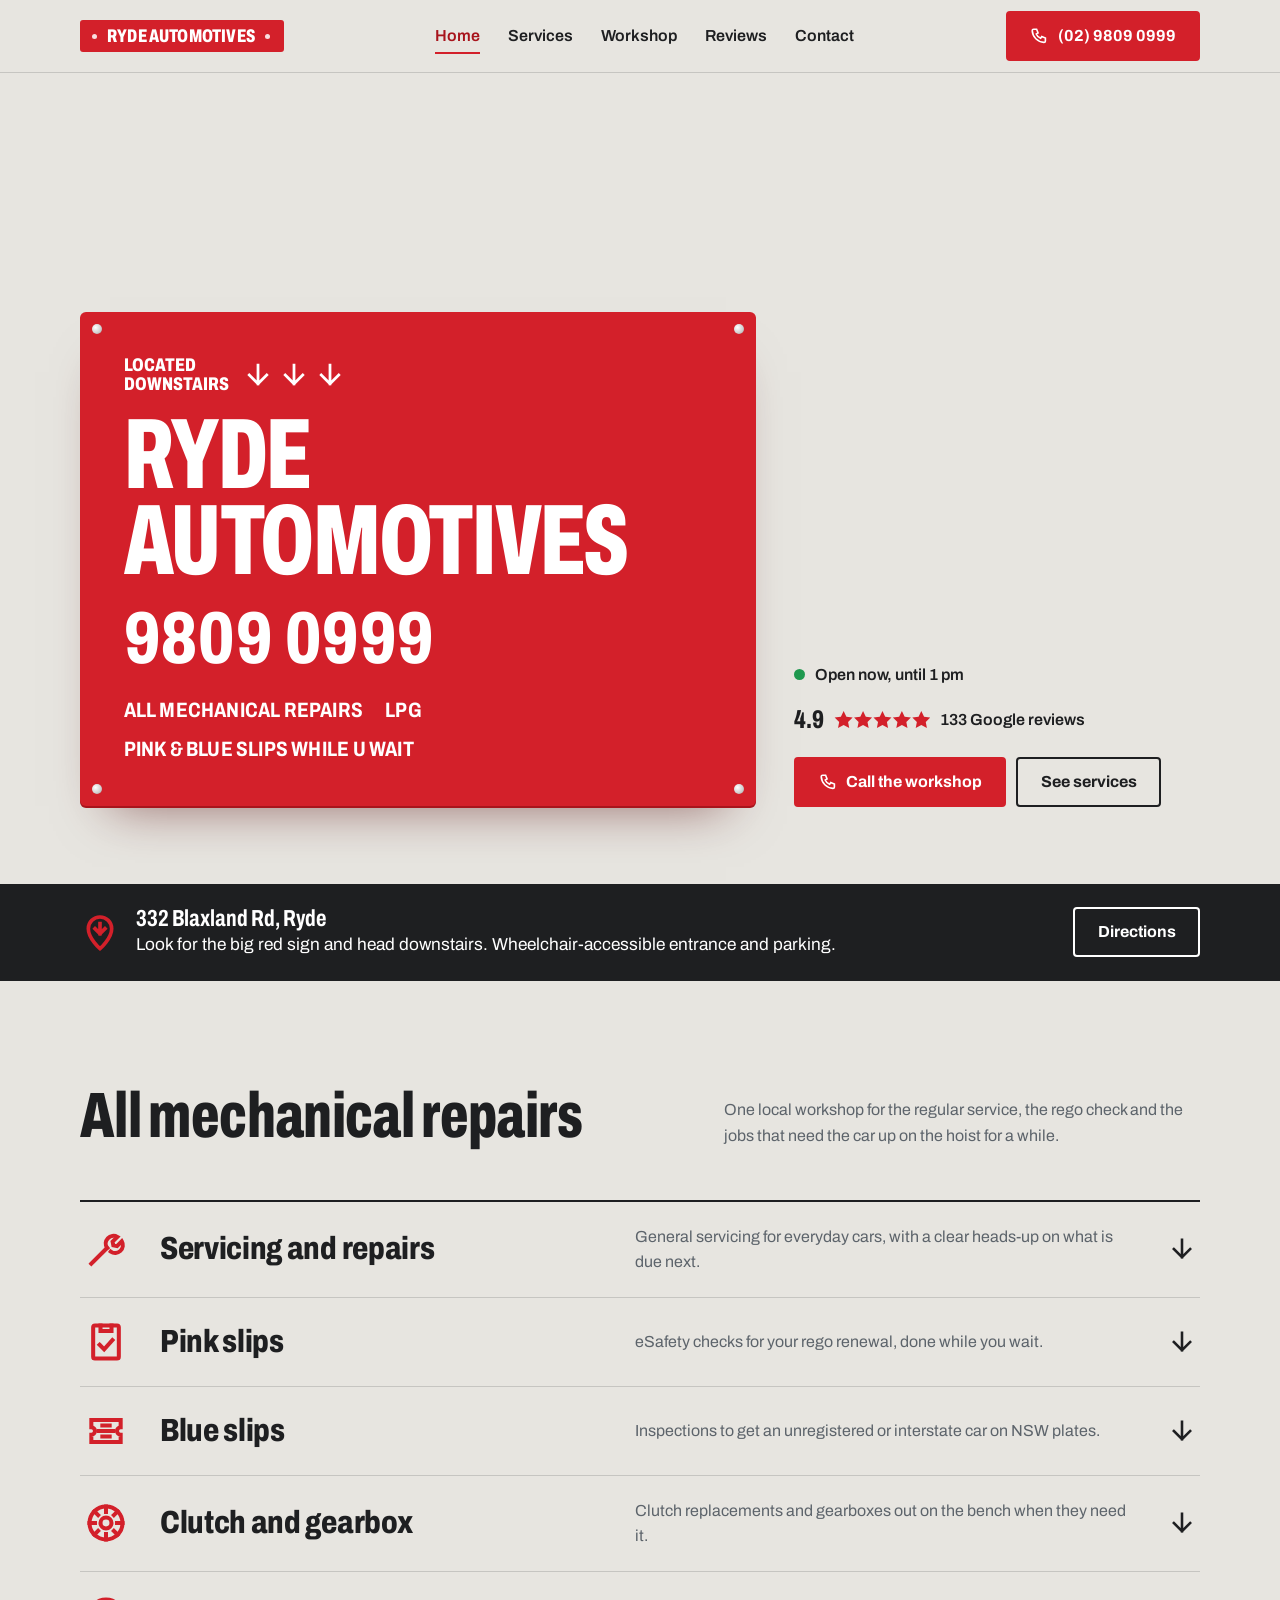
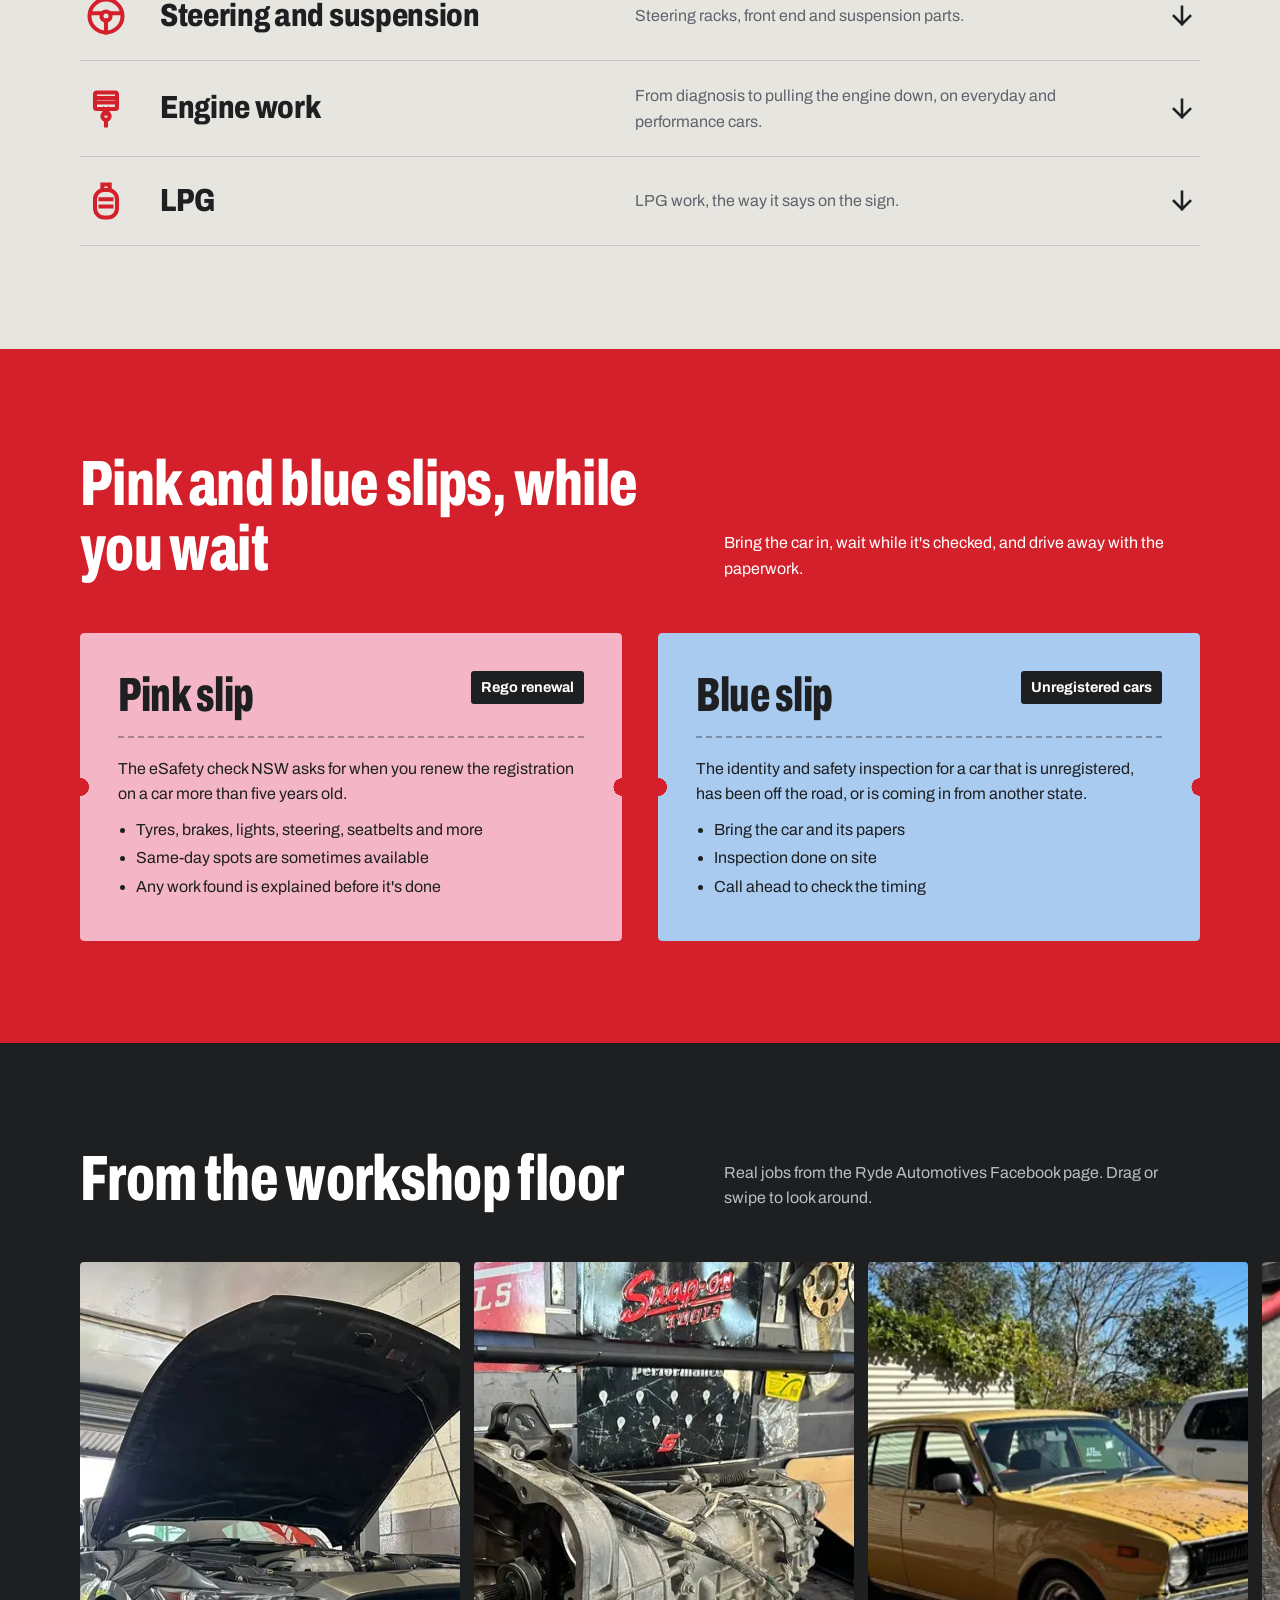
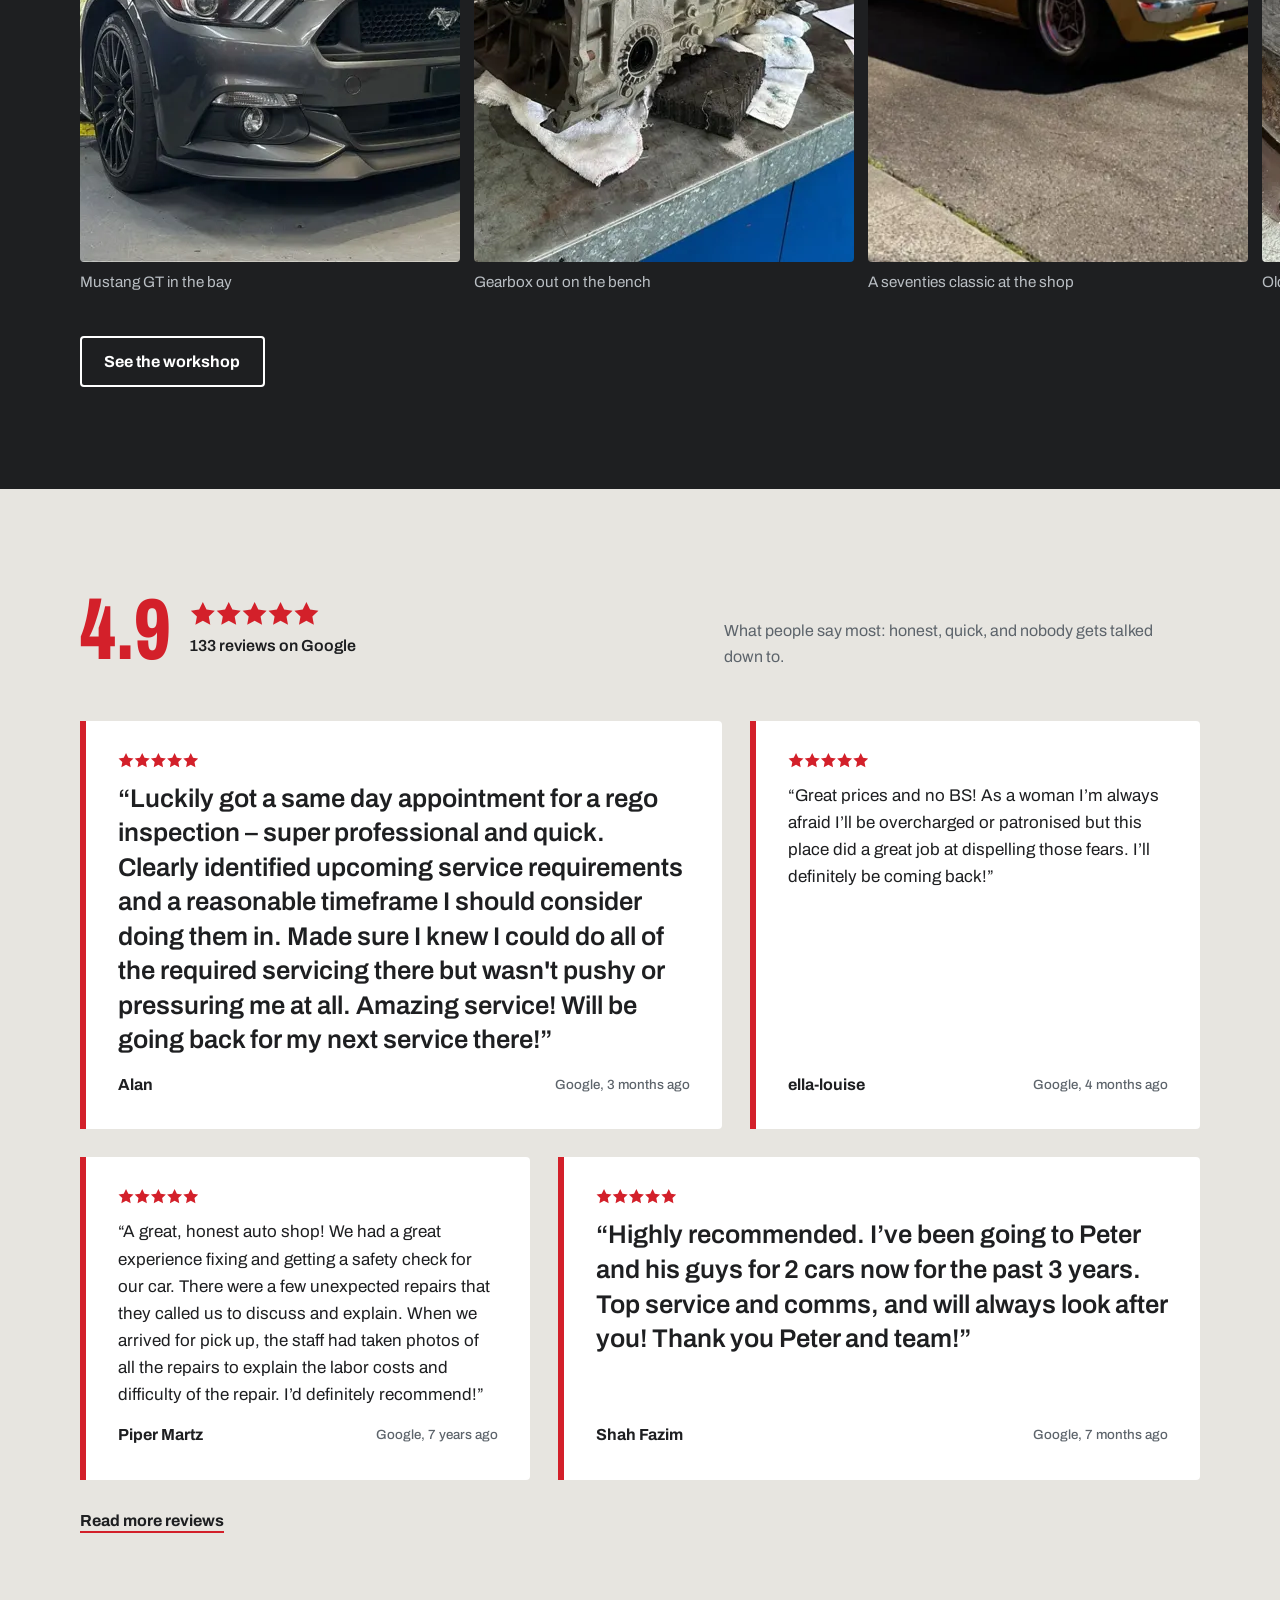
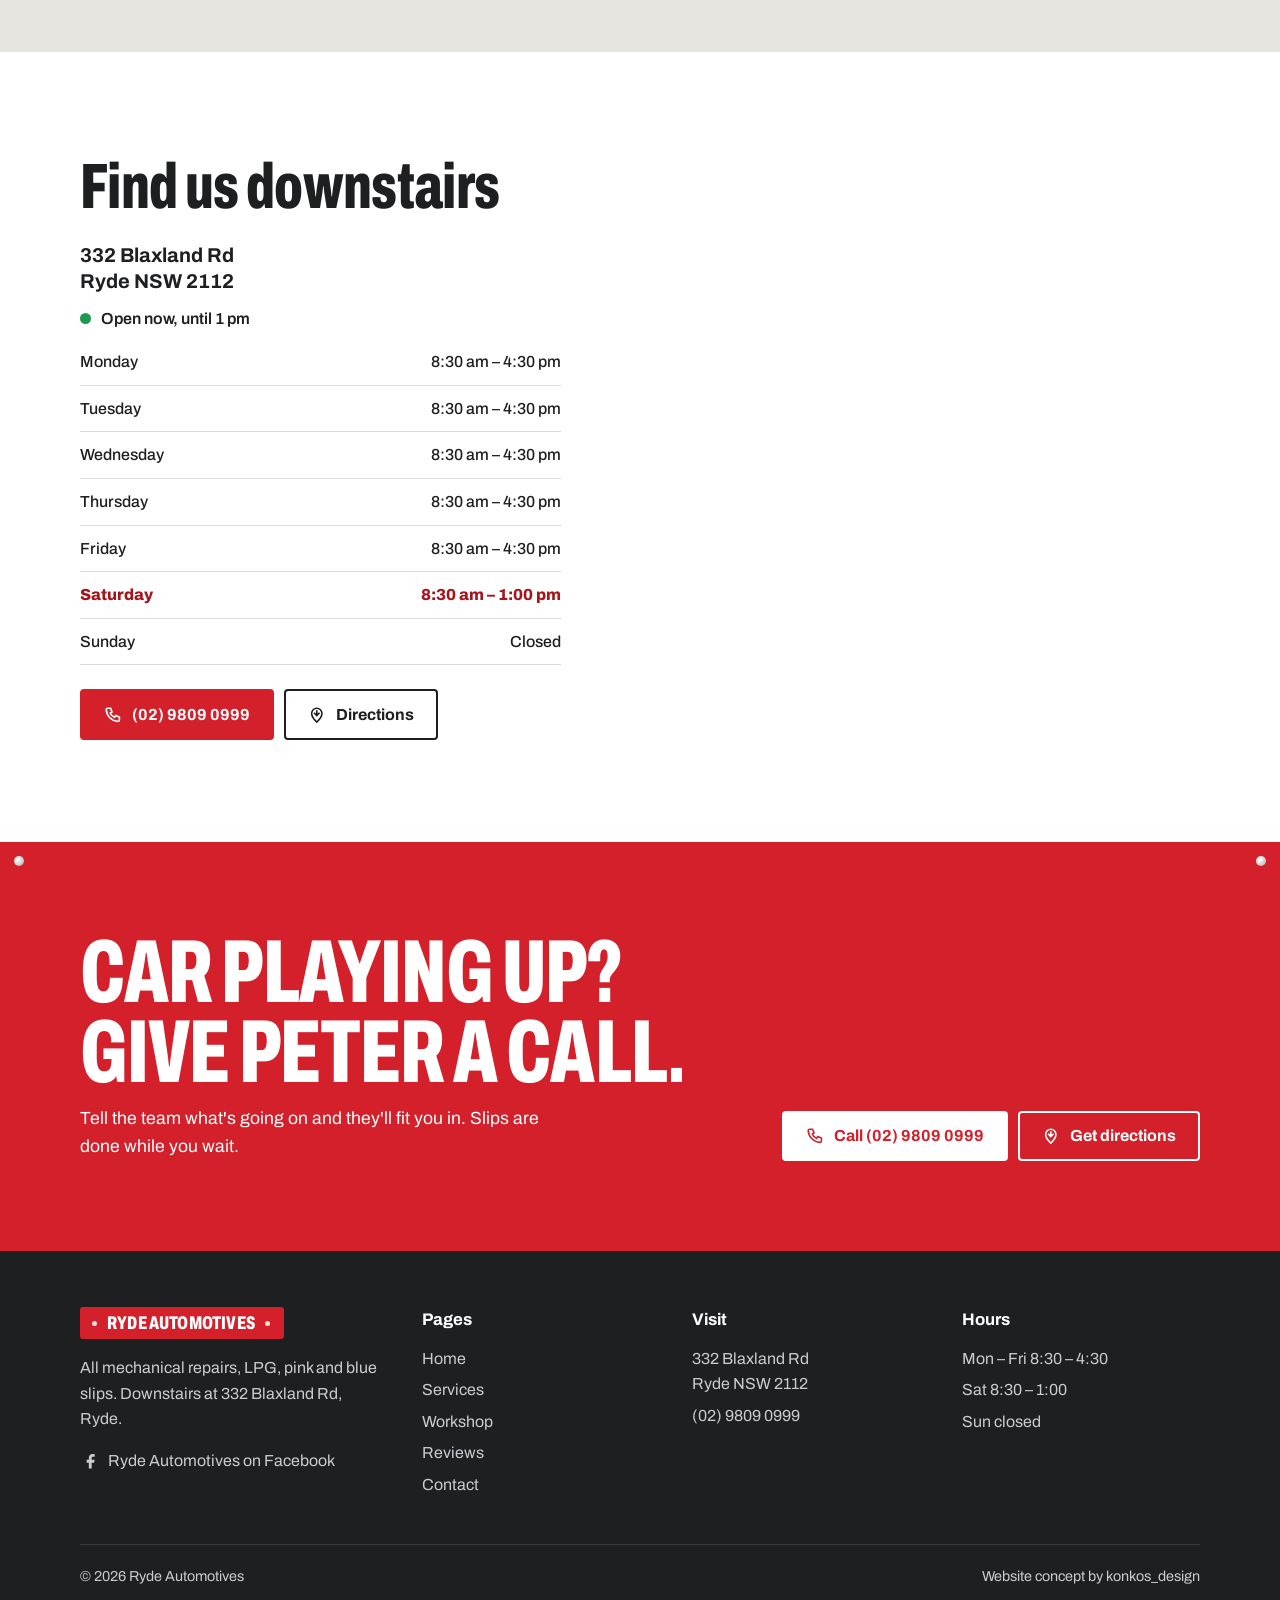
<file: index.html>
<!doctype html>
<html lang="en-AU">
<head>
<meta charset="utf-8">
<meta name="viewport" content="width=device-width, initial-scale=1, viewport-fit=cover">
<meta name="robots" content="noindex, nofollow">
<title>Ryde Automotives | Mechanic in Ryde NSW, pink & blue slips</title>
<meta name="description" content="All mechanical repairs, LPG, pink and blue slips while you wait. Ryde Automotives, downstairs at 332 Blaxland Rd, Ryde NSW. Rated 4.9 on Google.">
<meta name="theme-color" content="#D3202A">
<link rel="icon" href="img/favicon.svg" type="image/svg+xml">
<link rel="apple-touch-icon" href="img/apple-touch-icon.png">
<meta property="og:type" content="website">
<meta property="og:site_name" content="Ryde Automotives">
<meta property="og:title" content="Ryde Automotives | Mechanic in Ryde NSW, pink & blue slips">
<meta property="og:description" content="All mechanical repairs, LPG, pink and blue slips while you wait. Ryde Automotives, downstairs at 332 Blaxland Rd, Ryde NSW. Rated 4.9 on Google.">
<meta property="og:url" content="https://konkos-design.github.io/ryde-automotives/">
<meta property="og:image" content="https://konkos-design.github.io/ryde-automotives/img/og-image.jpg">
<meta property="og:image:width" content="1200">
<meta property="og:image:height" content="630">
<meta property="og:image:alt" content="Ryde Automotives, mechanic in Ryde NSW">
<meta property="og:locale" content="en_AU">
<meta name="twitter:card" content="summary_large_image">
<meta name="twitter:title" content="Ryde Automotives | Mechanic in Ryde NSW, pink & blue slips">
<meta name="twitter:description" content="All mechanical repairs, LPG, pink and blue slips while you wait. Ryde Automotives, downstairs at 332 Blaxland Rd, Ryde NSW. Rated 4.9 on Google.">
<meta name="twitter:image" content="https://konkos-design.github.io/ryde-automotives/img/og-image.jpg">
<link rel="preload" href="fonts/archivo-wdth.woff2" as="font" type="font/woff2" crossorigin>
<link rel="stylesheet" href="css/style.css">
<script>document.documentElement.classList.add('js')</script>
<script type="application/ld+json">{"@context":"https://schema.org","@type":"AutoRepair","name":"Ryde Automotives","telephone":"+61 2 9809 0999","address":{"@type":"PostalAddress","streetAddress":"332 Blaxland Rd","addressLocality":"Ryde","addressRegion":"NSW","postalCode":"2112","addressCountry":"AU"},"geo":{"@type":"GeoCoordinates","latitude":-33.8024788,"longitude":151.1003265},"openingHours":["Mo-Fr 08:30-16:30","Sa 08:30-13:00"],"aggregateRating":{"@type":"AggregateRating","ratingValue":"4.9","reviewCount":"133"}}</script>
</head>
<body>
<a class="skip" href="#main">Skip to content</a>
<header class="hdr">
  <div class="wrap hdr__in">
    <a class="plate" href="index.html" aria-label="Ryde Automotives home"><i></i>RYDE AUTOMOTIVES<i></i></a>
    <nav class="nav" id="nav" aria-label="Main">
      <a href="index.html" aria-current="page">Home</a><a href="services.html">Services</a><a href="workshop.html">Workshop</a><a href="reviews.html">Reviews</a><a href="contact.html">Contact</a>
      <a class="btn" href="tel:+61298090999"><svg class="ico" viewBox="0 0 24 24" fill="none" stroke="currentColor" stroke-width="2.2" stroke-linecap="square" stroke-linejoin="miter" aria-hidden="true"><path d="M5 3h4l2 5-2.5 1.5a11 11 0 0 0 6 6L16 13l5 2v4a2 2 0 0 1-2 2A17 17 0 0 1 3 5a2 2 0 0 1 2-2z"/></svg>Call (02) 9809 0999</a>
    </nav>
    <a class="btn hdr__call" href="tel:+61298090999"><svg class="ico" viewBox="0 0 24 24" fill="none" stroke="currentColor" stroke-width="2.2" stroke-linecap="square" stroke-linejoin="miter" aria-hidden="true"><path d="M5 3h4l2 5-2.5 1.5a11 11 0 0 0 6 6L16 13l5 2v4a2 2 0 0 1-2 2A17 17 0 0 1 3 5a2 2 0 0 1 2-2z"/></svg>(02) 9809 0999</a>
    <button class="burger" aria-label="Menu" aria-expanded="false" aria-controls="nav"><span></span><span></span><span></span></button>
  </div>
</header>
<main id="main">

<section class="hero">
  <div class="wrap hero__grid">
    <div class="sign" role="img" aria-label="Ryde Automotives sign">
      <i class="rivet r1"></i><i class="rivet r2"></i><i class="rivet r3"></i><i class="rivet r4"></i>
      <div class="sign__top">
        <span class="sign__down">LOCATED<br>DOWNSTAIRS</span>
        <span class="arrows" aria-hidden="true"><svg class="ico" viewBox="0 0 24 24" fill="none" stroke="currentColor" stroke-width="2.2" stroke-linecap="square" stroke-linejoin="miter" aria-hidden="true"><path d="M12 4v15M5 12l7 7 7-7"/></svg><svg class="ico" viewBox="0 0 24 24" fill="none" stroke="currentColor" stroke-width="2.2" stroke-linecap="square" stroke-linejoin="miter" aria-hidden="true"><path d="M12 4v15M5 12l7 7 7-7"/></svg><svg class="ico" viewBox="0 0 24 24" fill="none" stroke="currentColor" stroke-width="2.2" stroke-linecap="square" stroke-linejoin="miter" aria-hidden="true"><path d="M12 4v15M5 12l7 7 7-7"/></svg></span>
      </div>
      <h1><span>Ryde</span><span>Automotives</span></h1>
      <a class="sign__phone" href="tel:+61298090999">9809 0999</a>
      <ul class="sign__lines">
        <li>All mechanical repairs</li><li>LPG</li><li>Pink &amp; blue slips while u wait</li>
      </ul>
    </div>
    <div class="hero__side">
      <div class="hero__photo" data-door><img src="img/hoist-mustang.webp" srcset="img/hoist-mustang-sm.webp 800w, img/hoist-mustang.webp 1600w" sizes="(max-width:860px) 100vw, 35vw" alt="A Mustang up on the hoist in the Ryde Automotives workshop" fetchpriority="high"></div>
      <div class="hero__meta">
        <div class="status" data-status><i></i><span>Mon – Fri 8:30 – 4:30, Sat 8:30 – 1:00</span></div>
        <a class="stars" href="https://search.google.com/local/reviews?placeid=ChIJZxnZYralEmsRyDODs3PNbHo" target="_blank" rel="noopener" style="text-decoration:none"><b>4.9</b><svg class="rs" style="color:var(--red)" viewBox="0 0 100 19" aria-hidden="true" fill="currentColor"><path transform="translate(0.0 0)" d="M9.5 0l2.9 6 6.6.9-4.8 4.6 1.2 6.5-5.9-3.1-5.9 3.1 1.2-6.5L0 6.9 6.6 6z"/><path transform="translate(20.5 0)" d="M9.5 0l2.9 6 6.6.9-4.8 4.6 1.2 6.5-5.9-3.1-5.9 3.1 1.2-6.5L0 6.9 6.6 6z"/><path transform="translate(41.0 0)" d="M9.5 0l2.9 6 6.6.9-4.8 4.6 1.2 6.5-5.9-3.1-5.9 3.1 1.2-6.5L0 6.9 6.6 6z"/><path transform="translate(61.5 0)" d="M9.5 0l2.9 6 6.6.9-4.8 4.6 1.2 6.5-5.9-3.1-5.9 3.1 1.2-6.5L0 6.9 6.6 6z"/><path transform="translate(82.0 0)" d="M9.5 0l2.9 6 6.6.9-4.8 4.6 1.2 6.5-5.9-3.1-5.9 3.1 1.2-6.5L0 6.9 6.6 6z"/></svg><span>133 Google reviews</span></a>
        <div class="hero__cta">
          <a class="btn" href="tel:+61298090999"><svg class="ico" viewBox="0 0 24 24" fill="none" stroke="currentColor" stroke-width="2.2" stroke-linecap="square" stroke-linejoin="miter" aria-hidden="true"><path d="M5 3h4l2 5-2.5 1.5a11 11 0 0 0 6 6L16 13l5 2v4a2 2 0 0 1-2 2A17 17 0 0 1 3 5a2 2 0 0 1 2-2z"/></svg>Call the workshop</a>
          <a class="btn btn--ghost" href="services.html">See services</a>
        </div>
      </div>
    </div>
  </div>
</section>

<div class="down">
  <div class="wrap down__in">
    <div class="down__txt" data-r><svg class="ico" viewBox="0 0 24 24" fill="none" stroke="currentColor" stroke-width="2.2" stroke-linecap="square" stroke-linejoin="miter" aria-hidden="true"><path d="M12 22s-7-6.2-7-12a7 7 0 0 1 14 0c0 5.8-7 12-7 12z"/><path d="M12 13v-6M9 10l3 3 3-3"/></svg><p><strong>332 Blaxland Rd, Ryde</strong>Look for the big red sign and head downstairs. Wheelchair-accessible entrance and parking.</p></div>
    <a class="btn btn--line-light" href="https://www.google.com/maps/dir/?api=1&destination=Ryde+Automotives,+332+Blaxland+Rd,+Ryde+NSW+2112&destination_place_id=ChIJZxnZYralEmsRyDODs3PNbHo" target="_blank" rel="noopener">Directions</a>
  </div>
</div>

<section class="sec">
  <div class="wrap">
    <div class="sec__head">
      <h2 data-r>All mechanical repairs</h2>
      <p data-r class="d1">One local workshop for the regular service, the rego check and the jobs that need the car up on the hoist for a while.</p>
    </div>
    <ul class="svc">
      <li data-r class="d0"><a href="services.html#servicing"><svg class="ico" viewBox="0 0 24 24" fill="none" stroke="currentColor" stroke-width="2.2" stroke-linecap="square" stroke-linejoin="miter" aria-hidden="true"><path d="M4 20l8.6-8.6"/><path d="M12.6 11.4a4.2 4.2 0 0 1 5.6-6l-2.6 2.6.4 2 2 .4 2.6-2.6a4.2 4.2 0 0 1-6 5.6"/></svg><h3>Servicing and repairs</h3><p>General servicing for everyday cars, with a clear heads-up on what is due next.</p><svg class="go" viewBox="0 0 24 24" fill="none" stroke="currentColor" stroke-width="2.2" stroke-linecap="square" aria-hidden="true"><path d="M12 4v15M5 12l7 7 7-7"/></svg></a></li><li data-r class="d1"><a href="services.html#slips"><svg class="ico" viewBox="0 0 24 24" fill="none" stroke="currentColor" stroke-width="2.2" stroke-linecap="square" stroke-linejoin="miter" aria-hidden="true"><rect x="5" y="3" width="14" height="18" rx="1"/><path d="M9 3v3h6V3"/><path d="M8.5 13.5l2.5 2.5 4.5-5"/></svg><h3>Pink slips</h3><p>eSafety checks for your rego renewal, done while you wait.</p><svg class="go" viewBox="0 0 24 24" fill="none" stroke="currentColor" stroke-width="2.2" stroke-linecap="square" aria-hidden="true"><path d="M12 4v15M5 12l7 7 7-7"/></svg></a></li><li data-r class="d2"><a href="services.html#slips"><svg class="ico" viewBox="0 0 24 24" fill="none" stroke="currentColor" stroke-width="2.2" stroke-linecap="square" stroke-linejoin="miter" aria-hidden="true"><path d="M4 6h16v4a2 2 0 0 0 0 4v4H4v-4a2 2 0 0 0 0-4z"/><path d="M8 12h8"/><path d="M10 9h4M10 15h4"/></svg><h3>Blue slips</h3><p>Inspections to get an unregistered or interstate car on NSW plates.</p><svg class="go" viewBox="0 0 24 24" fill="none" stroke="currentColor" stroke-width="2.2" stroke-linecap="square" aria-hidden="true"><path d="M12 4v15M5 12l7 7 7-7"/></svg></a></li><li data-r class="d3"><a href="services.html#driveline"><svg class="ico" viewBox="0 0 24 24" fill="none" stroke="currentColor" stroke-width="2.2" stroke-linecap="square" stroke-linejoin="miter" aria-hidden="true"><circle cx="12" cy="12" r="9"/><circle cx="12" cy="12" r="3"/><path d="M12 3v3M12 18v3M3 12h3M18 12h3M5.6 5.6l2.1 2.1M16.3 16.3l2.1 2.1M18.4 5.6l-2.1 2.1M7.7 16.3l-2.1 2.1"/></svg><h3>Clutch and gearbox</h3><p>Clutch replacements and gearboxes out on the bench when they need it.</p><svg class="go" viewBox="0 0 24 24" fill="none" stroke="currentColor" stroke-width="2.2" stroke-linecap="square" aria-hidden="true"><path d="M12 4v15M5 12l7 7 7-7"/></svg></a></li><li data-r class="d4"><a href="services.html#steering"><svg class="ico" viewBox="0 0 24 24" fill="none" stroke="currentColor" stroke-width="2.2" stroke-linecap="square" stroke-linejoin="miter" aria-hidden="true"><circle cx="12" cy="12" r="9"/><circle cx="12" cy="12" r="2.5"/><path d="M3.5 10.5h6M14.5 10.5h6M12 14.5V21"/></svg><h3>Steering and suspension</h3><p>Steering racks, front end and suspension parts.</p><svg class="go" viewBox="0 0 24 24" fill="none" stroke="currentColor" stroke-width="2.2" stroke-linecap="square" aria-hidden="true"><path d="M12 4v15M5 12l7 7 7-7"/></svg></a></li><li data-r class="d4"><a href="services.html#engine"><svg class="ico" viewBox="0 0 24 24" fill="none" stroke="currentColor" stroke-width="2.2" stroke-linecap="square" stroke-linejoin="miter" aria-hidden="true"><rect x="6" y="3" width="12" height="9" rx="1"/><path d="M6 6h12M6 8.5h12"/><circle cx="12" cy="16" r="2"/><path d="M10.5 12l1.5 2.2 1.5-2.2M12 18v3"/></svg><h3>Engine work</h3><p>From diagnosis to pulling the engine down, on everyday and performance cars.</p><svg class="go" viewBox="0 0 24 24" fill="none" stroke="currentColor" stroke-width="2.2" stroke-linecap="square" aria-hidden="true"><path d="M12 4v15M5 12l7 7 7-7"/></svg></a></li><li data-r class="d4"><a href="services.html#lpg"><svg class="ico" viewBox="0 0 24 24" fill="none" stroke="currentColor" stroke-width="2.2" stroke-linecap="square" stroke-linejoin="miter" aria-hidden="true"><rect x="6" y="6" width="12" height="15" rx="5"/><path d="M10 6V3h4v3M9 11h6M9 15h6"/></svg><h3>LPG</h3><p>LPG work, the way it says on the sign.</p><svg class="go" viewBox="0 0 24 24" fill="none" stroke="currentColor" stroke-width="2.2" stroke-linecap="square" aria-hidden="true"><path d="M12 4v15M5 12l7 7 7-7"/></svg></a></li>
    </ul>
  </div>
</section>

<section class="sec sec--red" id="slips">
  <div class="wrap">
    <div class="sec__head">
      <h2 data-r>Pink and blue slips, while you wait</h2>
      <p data-r class="d1" style="color:#fff">Bring the car in, wait while it's checked, and drive away with the paperwork.</p>
    </div>
    <div class="slips">
      <article class="slip" data-r="left">
        <div class="slip__kind"><h3>Pink slip</h3><span>Rego renewal</span></div>
        <p>The eSafety check NSW asks for when you renew the registration on a car more than five years old.</p>
        <ul><li>Tyres, brakes, lights, steering, seatbelts and more</li><li>Same-day spots are sometimes available</li><li>Any work found is explained before it's done</li></ul>
      </article>
      <article class="slip slip--blue" data-r="right">
        <div class="slip__kind"><h3>Blue slip</h3><span>Unregistered cars</span></div>
        <p>The identity and safety inspection for a car that is unregistered, has been off the road, or is coming in from another state.</p>
        <ul><li>Bring the car and its papers</li><li>Inspection done on site</li><li>Call ahead to check the timing</li></ul>
      </article>
    </div>
  </div>
</section>

<section class="sec sec--ink">
  <div class="wrap sec__head">
    <h2 data-r>From the workshop floor</h2>
    <p data-r class="d1">Real jobs from the Ryde Automotives Facebook page. Drag or swipe to look around.</p>
  </div>
  <div class="strip" data-r>
    <figure><img src="img/mustang-front-sm.webp" alt="Mustang GT in the bay" loading="lazy" width="800" height="600"><figcaption>Mustang GT in the bay</figcaption></figure><figure><img src="img/gearbox-bench-sm.webp" alt="Gearbox out on the bench" loading="lazy" width="800" height="600"><figcaption>Gearbox out on the bench</figcaption></figure><figure><img src="img/classic-side-sm.webp" alt="A seventies classic at the shop" loading="lazy" width="800" height="600"><figcaption>A seventies classic at the shop</figcaption></figure><figure><img src="img/clutch-plate-sm.webp" alt="Old clutch, ready for replacing" loading="lazy" width="800" height="600"><figcaption>Old clutch, ready for replacing</figcaption></figure><figure><img src="img/corvette-sm.webp" alt="Corvette out the front" loading="lazy" width="800" height="600"><figcaption>Corvette out the front</figcaption></figure><figure><img src="img/engine-out-sm.webp" alt="Engine bay stripped down" loading="lazy" width="800" height="600"><figcaption>Engine bay stripped down</figcaption></figure><figure><img src="img/86-focus-rs-sm.webp" alt="Toyota 86 and a Focus RS" loading="lazy" width="800" height="600"><figcaption>Toyota 86 and a Focus RS</figcaption></figure><figure><img src="img/subaru-hoist-sm.webp" alt="Up on the hoist" loading="lazy" width="800" height="600"><figcaption>Up on the hoist</figcaption></figure>
  </div>
  <div class="wrap" style="margin-top:28px"><a class="btn btn--line-light" href="workshop.html">See the workshop</a></div>
</section>

<section class="sec">
  <div class="wrap">
    <div class="sec__head">
      <div class="score" data-r><b>4.9</b><div><svg class="rs" style="width:130px;height:24px;color:var(--red)" viewBox="0 0 100 19" aria-hidden="true" fill="currentColor"><path transform="translate(0.0 0)" d="M9.5 0l2.9 6 6.6.9-4.8 4.6 1.2 6.5-5.9-3.1-5.9 3.1 1.2-6.5L0 6.9 6.6 6z"/><path transform="translate(20.5 0)" d="M9.5 0l2.9 6 6.6.9-4.8 4.6 1.2 6.5-5.9-3.1-5.9 3.1 1.2-6.5L0 6.9 6.6 6z"/><path transform="translate(41.0 0)" d="M9.5 0l2.9 6 6.6.9-4.8 4.6 1.2 6.5-5.9-3.1-5.9 3.1 1.2-6.5L0 6.9 6.6 6z"/><path transform="translate(61.5 0)" d="M9.5 0l2.9 6 6.6.9-4.8 4.6 1.2 6.5-5.9-3.1-5.9 3.1 1.2-6.5L0 6.9 6.6 6z"/><path transform="translate(82.0 0)" d="M9.5 0l2.9 6 6.6.9-4.8 4.6 1.2 6.5-5.9-3.1-5.9 3.1 1.2-6.5L0 6.9 6.6 6z"/></svg><div style="font-weight:600">133 reviews on Google</div></div></div>
      <p data-r class="d1">What people say most: honest, quick, and nobody gets talked down to.</p>
    </div>
    <div class="revs">
      <figure class="rev rev--big" data-r>
  <svg class="rs" viewBox="0 0 100 19" aria-hidden="true" fill="currentColor"><path transform="translate(0.0 0)" d="M9.5 0l2.9 6 6.6.9-4.8 4.6 1.2 6.5-5.9-3.1-5.9 3.1 1.2-6.5L0 6.9 6.6 6z"/><path transform="translate(20.5 0)" d="M9.5 0l2.9 6 6.6.9-4.8 4.6 1.2 6.5-5.9-3.1-5.9 3.1 1.2-6.5L0 6.9 6.6 6z"/><path transform="translate(41.0 0)" d="M9.5 0l2.9 6 6.6.9-4.8 4.6 1.2 6.5-5.9-3.1-5.9 3.1 1.2-6.5L0 6.9 6.6 6z"/><path transform="translate(61.5 0)" d="M9.5 0l2.9 6 6.6.9-4.8 4.6 1.2 6.5-5.9-3.1-5.9 3.1 1.2-6.5L0 6.9 6.6 6z"/><path transform="translate(82.0 0)" d="M9.5 0l2.9 6 6.6.9-4.8 4.6 1.2 6.5-5.9-3.1-5.9 3.1 1.2-6.5L0 6.9 6.6 6z"/></svg>
  <blockquote>“Luckily got a same day appointment for a rego inspection – super professional and quick. Clearly identified upcoming service requirements and a reasonable timeframe I should consider doing them in. Made sure I knew I could do all of the required servicing there but wasn't pushy or pressuring me at all. Amazing service! Will be going back for my next service there!”</blockquote>
  <figcaption><span>Alan</span><small>Google, 3 months ago</small></figcaption>
</figure><figure class="rev" data-r>
  <svg class="rs" viewBox="0 0 100 19" aria-hidden="true" fill="currentColor"><path transform="translate(0.0 0)" d="M9.5 0l2.9 6 6.6.9-4.8 4.6 1.2 6.5-5.9-3.1-5.9 3.1 1.2-6.5L0 6.9 6.6 6z"/><path transform="translate(20.5 0)" d="M9.5 0l2.9 6 6.6.9-4.8 4.6 1.2 6.5-5.9-3.1-5.9 3.1 1.2-6.5L0 6.9 6.6 6z"/><path transform="translate(41.0 0)" d="M9.5 0l2.9 6 6.6.9-4.8 4.6 1.2 6.5-5.9-3.1-5.9 3.1 1.2-6.5L0 6.9 6.6 6z"/><path transform="translate(61.5 0)" d="M9.5 0l2.9 6 6.6.9-4.8 4.6 1.2 6.5-5.9-3.1-5.9 3.1 1.2-6.5L0 6.9 6.6 6z"/><path transform="translate(82.0 0)" d="M9.5 0l2.9 6 6.6.9-4.8 4.6 1.2 6.5-5.9-3.1-5.9 3.1 1.2-6.5L0 6.9 6.6 6z"/></svg>
  <blockquote>“Great prices and no BS! As a woman I’m always afraid I’ll be overcharged or patronised but this place did a great job at dispelling those fears. I’ll definitely be coming back!”</blockquote>
  <figcaption><span>ella-louise</span><small>Google, 4 months ago</small></figcaption>
</figure><figure class="rev" data-r>
  <svg class="rs" viewBox="0 0 100 19" aria-hidden="true" fill="currentColor"><path transform="translate(0.0 0)" d="M9.5 0l2.9 6 6.6.9-4.8 4.6 1.2 6.5-5.9-3.1-5.9 3.1 1.2-6.5L0 6.9 6.6 6z"/><path transform="translate(20.5 0)" d="M9.5 0l2.9 6 6.6.9-4.8 4.6 1.2 6.5-5.9-3.1-5.9 3.1 1.2-6.5L0 6.9 6.6 6z"/><path transform="translate(41.0 0)" d="M9.5 0l2.9 6 6.6.9-4.8 4.6 1.2 6.5-5.9-3.1-5.9 3.1 1.2-6.5L0 6.9 6.6 6z"/><path transform="translate(61.5 0)" d="M9.5 0l2.9 6 6.6.9-4.8 4.6 1.2 6.5-5.9-3.1-5.9 3.1 1.2-6.5L0 6.9 6.6 6z"/><path transform="translate(82.0 0)" d="M9.5 0l2.9 6 6.6.9-4.8 4.6 1.2 6.5-5.9-3.1-5.9 3.1 1.2-6.5L0 6.9 6.6 6z"/></svg>
  <blockquote>“A great, honest auto shop! We had a great experience fixing and getting a safety check for our car. There were a few unexpected repairs that they called us to discuss and explain. When we arrived for pick up, the staff had taken photos of all the repairs to explain the labor costs and difficulty of the repair. I’d definitely recommend!”</blockquote>
  <figcaption><span>Piper Martz</span><small>Google, 7 years ago</small></figcaption>
</figure><figure class="rev rev--big" data-r>
  <svg class="rs" viewBox="0 0 100 19" aria-hidden="true" fill="currentColor"><path transform="translate(0.0 0)" d="M9.5 0l2.9 6 6.6.9-4.8 4.6 1.2 6.5-5.9-3.1-5.9 3.1 1.2-6.5L0 6.9 6.6 6z"/><path transform="translate(20.5 0)" d="M9.5 0l2.9 6 6.6.9-4.8 4.6 1.2 6.5-5.9-3.1-5.9 3.1 1.2-6.5L0 6.9 6.6 6z"/><path transform="translate(41.0 0)" d="M9.5 0l2.9 6 6.6.9-4.8 4.6 1.2 6.5-5.9-3.1-5.9 3.1 1.2-6.5L0 6.9 6.6 6z"/><path transform="translate(61.5 0)" d="M9.5 0l2.9 6 6.6.9-4.8 4.6 1.2 6.5-5.9-3.1-5.9 3.1 1.2-6.5L0 6.9 6.6 6z"/><path transform="translate(82.0 0)" d="M9.5 0l2.9 6 6.6.9-4.8 4.6 1.2 6.5-5.9-3.1-5.9 3.1 1.2-6.5L0 6.9 6.6 6z"/></svg>
  <blockquote>“Highly recommended. I’ve been going to Peter and his guys for 2 cars now for the past 3 years. Top service and comms, and will always look after you! Thank you Peter and team!”</blockquote>
  <figcaption><span>Shah Fazim</span><small>Google, 7 months ago</small></figcaption>
</figure>
    </div>
    <p style="margin-top:28px" data-r><a class="link" href="reviews.html">Read more reviews</a></p>
  </div>
</section>

<section class="sec sec--white">
  <div class="wrap visit">
    <div data-r="left">
      <h2 style="margin-bottom:22px">Find us downstairs</h2>
      <p class="addr">332 Blaxland Rd<br>Ryde NSW 2112</p>
      <div class="status" data-status style="margin:12px 0 4px"><i></i><span>Opening hours below</span></div>
      <table class="hours"><caption class="skip">Opening hours</caption><tr data-day="1"><th scope="row">Monday</th><td>8:30 am – 4:30 pm</td></tr><tr data-day="2"><th scope="row">Tuesday</th><td>8:30 am – 4:30 pm</td></tr><tr data-day="3"><th scope="row">Wednesday</th><td>8:30 am – 4:30 pm</td></tr><tr data-day="4"><th scope="row">Thursday</th><td>8:30 am – 4:30 pm</td></tr><tr data-day="5"><th scope="row">Friday</th><td>8:30 am – 4:30 pm</td></tr><tr data-day="6"><th scope="row">Saturday</th><td>8:30 am – 1:00 pm</td></tr><tr data-day="0"><th scope="row">Sunday</th><td>Closed</td></tr></table>
      <div class="btns"><a class="btn" href="tel:+61298090999"><svg class="ico" viewBox="0 0 24 24" fill="none" stroke="currentColor" stroke-width="2.2" stroke-linecap="square" stroke-linejoin="miter" aria-hidden="true"><path d="M5 3h4l2 5-2.5 1.5a11 11 0 0 0 6 6L16 13l5 2v4a2 2 0 0 1-2 2A17 17 0 0 1 3 5a2 2 0 0 1 2-2z"/></svg>(02) 9809 0999</a><a class="btn btn--ghost" href="https://www.google.com/maps/dir/?api=1&destination=Ryde+Automotives,+332+Blaxland+Rd,+Ryde+NSW+2112&destination_place_id=ChIJZxnZYralEmsRyDODs3PNbHo" target="_blank" rel="noopener"><svg class="ico" viewBox="0 0 24 24" fill="none" stroke="currentColor" stroke-width="2.2" stroke-linecap="square" stroke-linejoin="miter" aria-hidden="true"><path d="M12 22s-7-6.2-7-12a7 7 0 0 1 14 0c0 5.8-7 12-7 12z"/><path d="M12 13v-6M9 10l3 3 3-3"/></svg>Directions</a></div>
    </div>
    <div class="visit__map" data-door><iframe src="https://www.google.com/maps?q=Ryde+Automotives,+332+Blaxland+Rd,+Ryde+NSW+2112&z=16&output=embed" title="Map: Ryde Automotives, 332 Blaxland Rd, Ryde" loading="lazy" referrerpolicy="no-referrer-when-downgrade"></iframe></div>
  </div>
</section>
<section class="cta">
  <i class="rivet" style="top:14px;left:14px"></i><i class="rivet" style="top:14px;right:14px"></i>
  <div class="wrap cta__in">
    <div data-r>
      <h2>Car playing up?<br>Give Peter a call.</h2>
      <p>Tell the team what's going on and they'll fit you in. Slips are done while you wait.</p>
    </div>
    <div class="btns" data-r>
      <a class="btn btn--light" href="tel:+61298090999"><svg class="ico" viewBox="0 0 24 24" fill="none" stroke="currentColor" stroke-width="2.2" stroke-linecap="square" stroke-linejoin="miter" aria-hidden="true"><path d="M5 3h4l2 5-2.5 1.5a11 11 0 0 0 6 6L16 13l5 2v4a2 2 0 0 1-2 2A17 17 0 0 1 3 5a2 2 0 0 1 2-2z"/></svg>Call (02) 9809 0999</a>
      <a class="btn btn--line-light" href="https://www.google.com/maps/dir/?api=1&destination=Ryde+Automotives,+332+Blaxland+Rd,+Ryde+NSW+2112&destination_place_id=ChIJZxnZYralEmsRyDODs3PNbHo" target="_blank" rel="noopener"><svg class="ico" viewBox="0 0 24 24" fill="none" stroke="currentColor" stroke-width="2.2" stroke-linecap="square" stroke-linejoin="miter" aria-hidden="true"><path d="M12 22s-7-6.2-7-12a7 7 0 0 1 14 0c0 5.8-7 12-7 12z"/><path d="M12 13v-6M9 10l3 3 3-3"/></svg>Get directions</a>
    </div>
  </div>
</section>
</main>
<footer class="ftr">
  <div class="wrap">
    <div class="ftr__grid">
      <div>
        <a class="plate" href="index.html"><i></i>RYDE AUTOMOTIVES<i></i></a>
        <p style="margin-top:16px;max-width:34ch">All mechanical repairs, LPG, pink and blue slips. Downstairs at 332 Blaxland Rd, Ryde.</p>
        <a class="fb" href="https://www.facebook.com/RydeAutomotive" target="_blank" rel="noopener"><svg class="ico" viewBox="0 0 24 24" fill="none" stroke="currentColor" stroke-width="2.2" stroke-linecap="square" stroke-linejoin="miter" aria-hidden="true"><path d="M14 21v-7h3l.5-3.5H14V8.6c0-1 .3-1.7 1.8-1.7h1.8V3.8c-.3 0-1.4-.1-2.6-.1-2.6 0-4.4 1.6-4.4 4.5v2.4H8V14h2.6v7z" fill="currentColor" stroke="none"/></svg>Ryde Automotives on Facebook</a>
      </div>
      <div><h4>Pages</h4><ul><li><a href="index.html">Home</a></li><li><a href="services.html">Services</a></li><li><a href="workshop.html">Workshop</a></li><li><a href="reviews.html">Reviews</a></li><li><a href="contact.html">Contact</a></li></ul></div>
      <div><h4>Visit</h4><ul><li><a href="https://www.google.com/maps/dir/?api=1&destination=Ryde+Automotives,+332+Blaxland+Rd,+Ryde+NSW+2112&destination_place_id=ChIJZxnZYralEmsRyDODs3PNbHo" target="_blank" rel="noopener">332 Blaxland Rd<br>Ryde NSW 2112</a></li><li><a href="tel:+61298090999">(02) 9809 0999</a></li></ul></div>
      <div><h4>Hours</h4><ul><li>Mon – Fri 8:30 – 4:30</li><li>Sat 8:30 – 1:00</li><li>Sun closed</li></ul></div>
    </div>
    <div class="ftr__base"><span>© <span id="yr">2026</span> Ryde Automotives</span><span>Website concept by konkos_design</span></div>
  </div>
</footer>
<div class="callbar"><a class="btn" href="tel:+61298090999"><svg class="ico" viewBox="0 0 24 24" fill="none" stroke="currentColor" stroke-width="2.2" stroke-linecap="square" stroke-linejoin="miter" aria-hidden="true"><path d="M5 3h4l2 5-2.5 1.5a11 11 0 0 0 6 6L16 13l5 2v4a2 2 0 0 1-2 2A17 17 0 0 1 3 5a2 2 0 0 1 2-2z"/></svg>Call (02) 9809 0999</a></div>
<script src="js/main.js" defer></script>
</body>
</html>
</file>
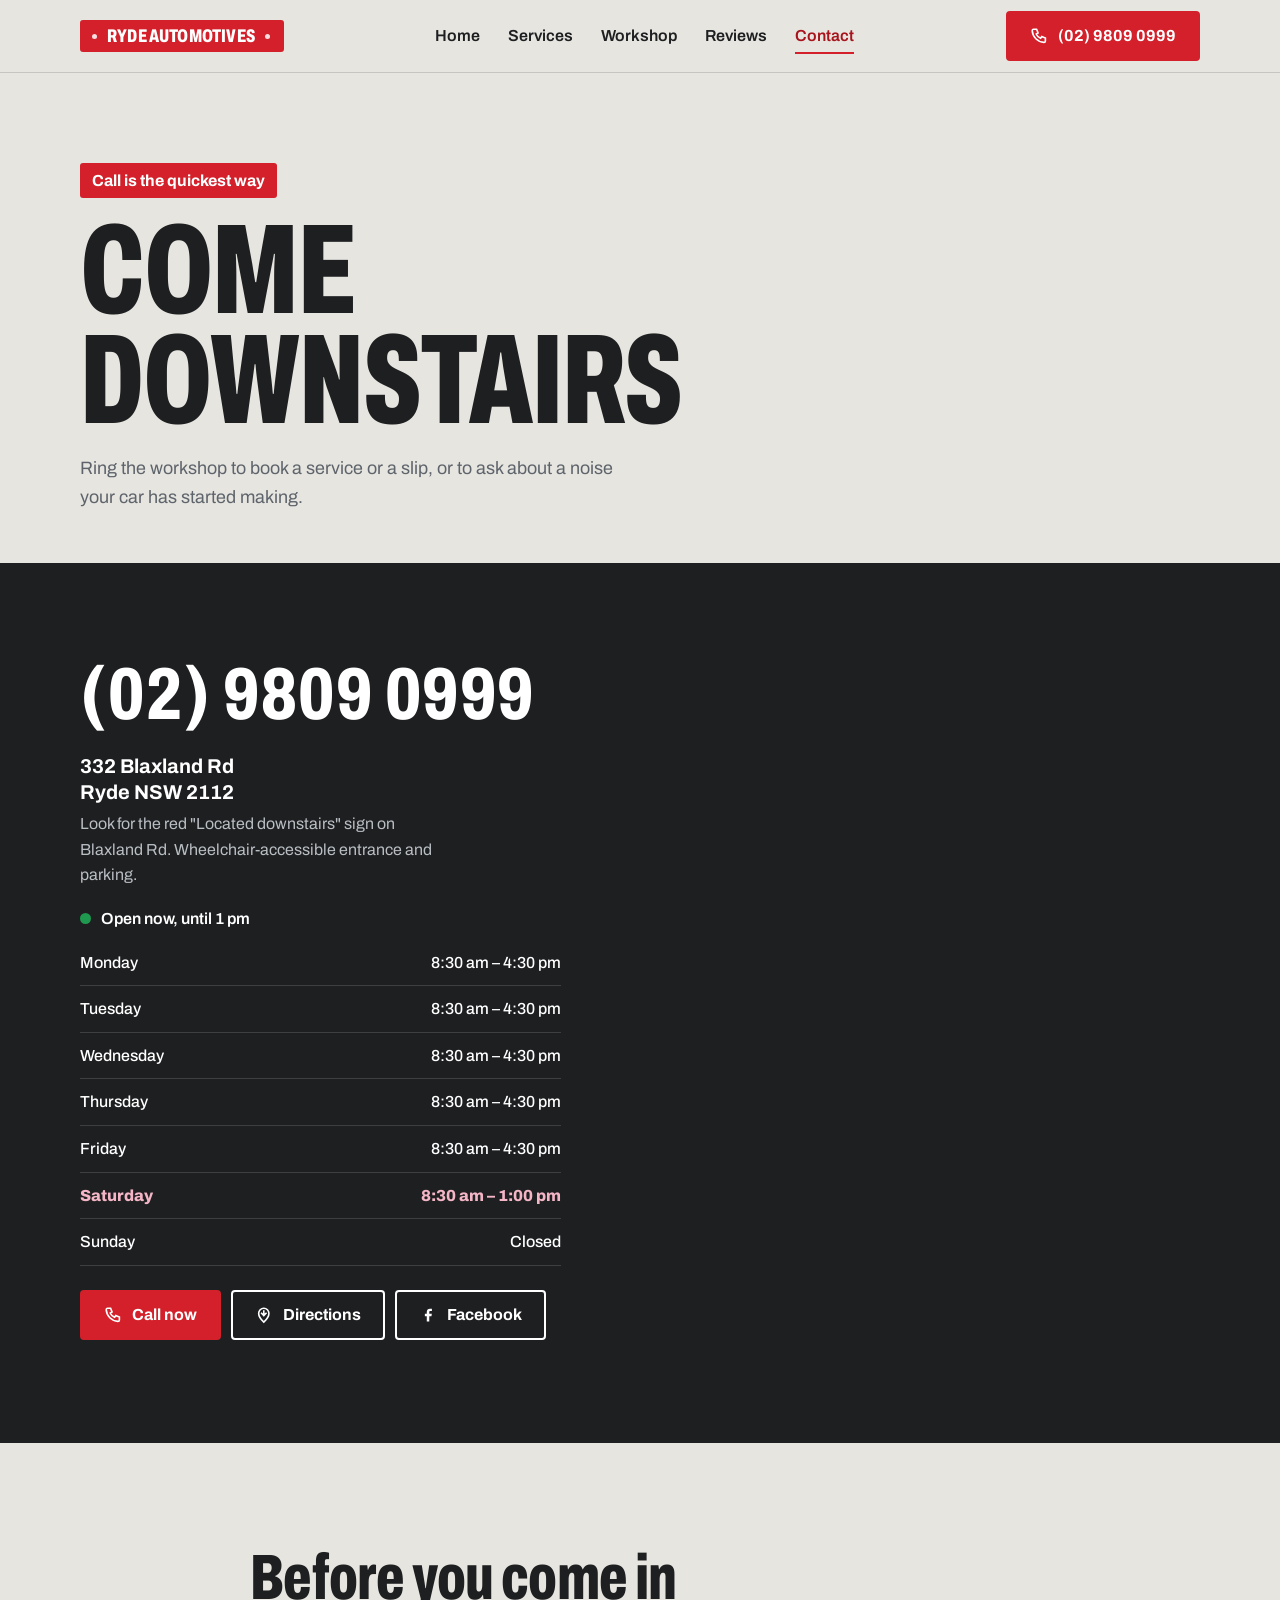
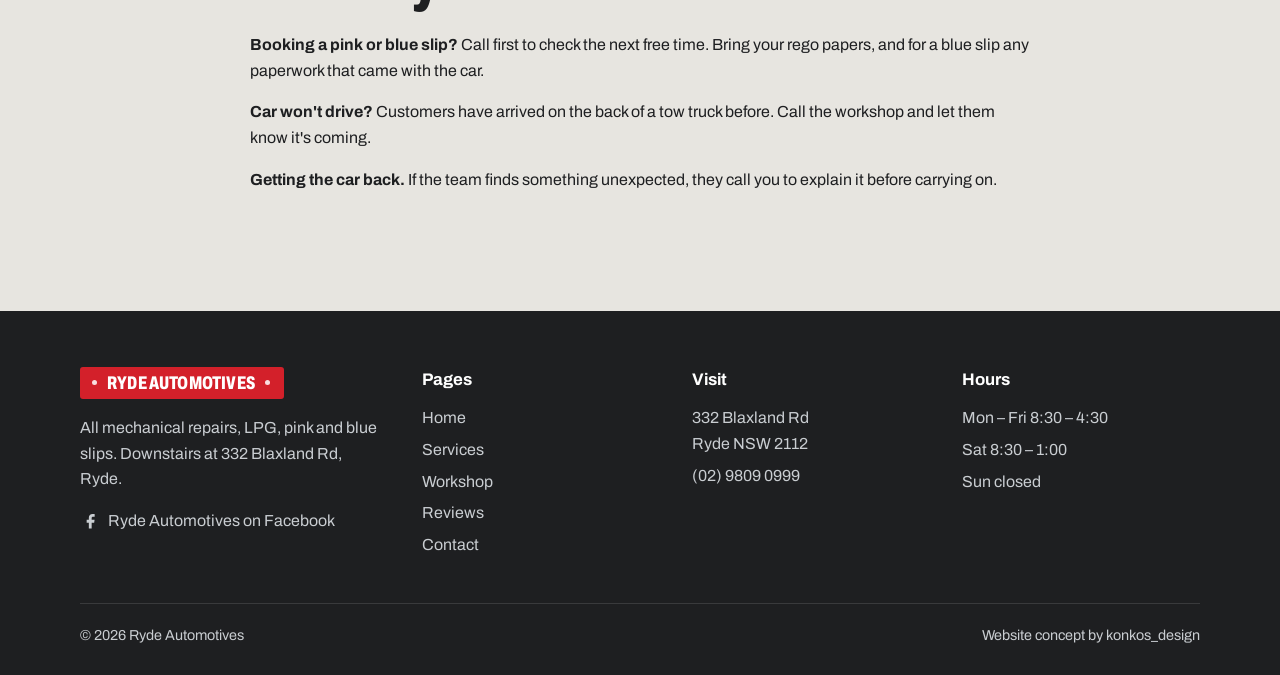
<file: contact.html>
<!doctype html>
<html lang="en-AU">
<head>
<meta charset="utf-8">
<meta name="viewport" content="width=device-width, initial-scale=1, viewport-fit=cover">
<meta name="robots" content="noindex, nofollow">
<title>Contact | Ryde Automotives, 332 Blaxland Rd, Ryde NSW</title>
<meta name="description" content="Call (02) 9809 0999 or visit Ryde Automotives downstairs at 332 Blaxland Rd, Ryde NSW 2112. Open Mon–Fri 8:30–4:30, Sat 8:30–1:00.">
<meta name="theme-color" content="#D3202A">
<link rel="icon" href="img/favicon.svg" type="image/svg+xml">
<link rel="apple-touch-icon" href="img/apple-touch-icon.png">
<meta property="og:type" content="website">
<meta property="og:site_name" content="Ryde Automotives">
<meta property="og:title" content="Contact | Ryde Automotives, 332 Blaxland Rd, Ryde NSW">
<meta property="og:description" content="Call (02) 9809 0999 or visit Ryde Automotives downstairs at 332 Blaxland Rd, Ryde NSW 2112. Open Mon–Fri 8:30–4:30, Sat 8:30–1:00.">
<meta property="og:url" content="https://konkos-design.github.io/ryde-automotives/contact.html">
<meta property="og:image" content="https://konkos-design.github.io/ryde-automotives/img/og-image.jpg">
<meta property="og:image:width" content="1200">
<meta property="og:image:height" content="630">
<meta property="og:image:alt" content="Ryde Automotives, mechanic in Ryde NSW">
<meta property="og:locale" content="en_AU">
<meta name="twitter:card" content="summary_large_image">
<meta name="twitter:title" content="Contact | Ryde Automotives, 332 Blaxland Rd, Ryde NSW">
<meta name="twitter:description" content="Call (02) 9809 0999 or visit Ryde Automotives downstairs at 332 Blaxland Rd, Ryde NSW 2112. Open Mon–Fri 8:30–4:30, Sat 8:30–1:00.">
<meta name="twitter:image" content="https://konkos-design.github.io/ryde-automotives/img/og-image.jpg">
<link rel="preload" href="fonts/archivo-wdth.woff2" as="font" type="font/woff2" crossorigin>
<link rel="stylesheet" href="css/style.css">
<script>document.documentElement.classList.add('js')</script>
<script type="application/ld+json">{"@context":"https://schema.org","@type":"AutoRepair","name":"Ryde Automotives","telephone":"+61 2 9809 0999","address":{"@type":"PostalAddress","streetAddress":"332 Blaxland Rd","addressLocality":"Ryde","addressRegion":"NSW","postalCode":"2112","addressCountry":"AU"},"geo":{"@type":"GeoCoordinates","latitude":-33.8024788,"longitude":151.1003265},"openingHours":["Mo-Fr 08:30-16:30","Sa 08:30-13:00"],"aggregateRating":{"@type":"AggregateRating","ratingValue":"4.9","reviewCount":"133"}}</script>
</head>
<body>
<a class="skip" href="#main">Skip to content</a>
<header class="hdr">
  <div class="wrap hdr__in">
    <a class="plate" href="index.html" aria-label="Ryde Automotives home"><i></i>RYDE AUTOMOTIVES<i></i></a>
    <nav class="nav" id="nav" aria-label="Main">
      <a href="index.html">Home</a><a href="services.html">Services</a><a href="workshop.html">Workshop</a><a href="reviews.html">Reviews</a><a href="contact.html" aria-current="page">Contact</a>
      <a class="btn" href="tel:+61298090999"><svg class="ico" viewBox="0 0 24 24" fill="none" stroke="currentColor" stroke-width="2.2" stroke-linecap="square" stroke-linejoin="miter" aria-hidden="true"><path d="M5 3h4l2 5-2.5 1.5a11 11 0 0 0 6 6L16 13l5 2v4a2 2 0 0 1-2 2A17 17 0 0 1 3 5a2 2 0 0 1 2-2z"/></svg>Call (02) 9809 0999</a>
    </nav>
    <a class="btn hdr__call" href="tel:+61298090999"><svg class="ico" viewBox="0 0 24 24" fill="none" stroke="currentColor" stroke-width="2.2" stroke-linecap="square" stroke-linejoin="miter" aria-hidden="true"><path d="M5 3h4l2 5-2.5 1.5a11 11 0 0 0 6 6L16 13l5 2v4a2 2 0 0 1-2 2A17 17 0 0 1 3 5a2 2 0 0 1 2-2z"/></svg>(02) 9809 0999</a>
    <button class="burger" aria-label="Menu" aria-expanded="false" aria-controls="nav"><span></span><span></span><span></span></button>
  </div>
</header>
<main id="main">

<section class="phead">
  <div class="wrap">
    <span class="tape" data-r>Call is the quickest way</span>
    <h1 data-r class="d1">Come<br>downstairs</h1>
    <p data-r class="d2">Ring the workshop to book a service or a slip, or to ask about a noise your car has started making.</p>
  </div>
</section>
<section class="sec sec--ink" style="padding-top:clamp(48px,6vw,80px)">
  <div class="wrap visit">
    <div data-r="left">
      <a class="sign__phone" href="tel:+61298090999" style="color:#fff">(02) 9809 0999</a>
      <p class="addr" style="margin-top:22px">332 Blaxland Rd<br>Ryde NSW 2112</p>
      <p style="color:#B9BEC3;max-width:42ch">Look for the red "Located downstairs" sign on Blaxland Rd. Wheelchair-accessible entrance and parking.</p>
      <div class="status" data-status style="margin:18px 0 4px"><i></i><span>Opening hours</span></div>
      <table class="hours"><caption class="skip">Opening hours</caption><tr data-day="1"><th scope="row">Monday</th><td>8:30 am – 4:30 pm</td></tr><tr data-day="2"><th scope="row">Tuesday</th><td>8:30 am – 4:30 pm</td></tr><tr data-day="3"><th scope="row">Wednesday</th><td>8:30 am – 4:30 pm</td></tr><tr data-day="4"><th scope="row">Thursday</th><td>8:30 am – 4:30 pm</td></tr><tr data-day="5"><th scope="row">Friday</th><td>8:30 am – 4:30 pm</td></tr><tr data-day="6"><th scope="row">Saturday</th><td>8:30 am – 1:00 pm</td></tr><tr data-day="0"><th scope="row">Sunday</th><td>Closed</td></tr></table>
      <div class="btns"><a class="btn" href="tel:+61298090999"><svg class="ico" viewBox="0 0 24 24" fill="none" stroke="currentColor" stroke-width="2.2" stroke-linecap="square" stroke-linejoin="miter" aria-hidden="true"><path d="M5 3h4l2 5-2.5 1.5a11 11 0 0 0 6 6L16 13l5 2v4a2 2 0 0 1-2 2A17 17 0 0 1 3 5a2 2 0 0 1 2-2z"/></svg>Call now</a><a class="btn btn--line-light" href="https://www.google.com/maps/dir/?api=1&destination=Ryde+Automotives,+332+Blaxland+Rd,+Ryde+NSW+2112&destination_place_id=ChIJZxnZYralEmsRyDODs3PNbHo" target="_blank" rel="noopener"><svg class="ico" viewBox="0 0 24 24" fill="none" stroke="currentColor" stroke-width="2.2" stroke-linecap="square" stroke-linejoin="miter" aria-hidden="true"><path d="M12 22s-7-6.2-7-12a7 7 0 0 1 14 0c0 5.8-7 12-7 12z"/><path d="M12 13v-6M9 10l3 3 3-3"/></svg>Directions</a><a class="btn btn--line-light" href="https://www.facebook.com/RydeAutomotive" target="_blank" rel="noopener"><svg class="ico" viewBox="0 0 24 24" fill="none" stroke="currentColor" stroke-width="2.2" stroke-linecap="square" stroke-linejoin="miter" aria-hidden="true"><path d="M14 21v-7h3l.5-3.5H14V8.6c0-1 .3-1.7 1.8-1.7h1.8V3.8c-.3 0-1.4-.1-2.6-.1-2.6 0-4.4 1.6-4.4 4.5v2.4H8V14h2.6v7z" fill="currentColor" stroke="none"/></svg>Facebook</a></div>
    </div>
    <div class="visit__map" data-door style="min-height:460px"><iframe src="https://www.google.com/maps?q=Ryde+Automotives,+332+Blaxland+Rd,+Ryde+NSW+2112&z=16&output=embed" title="Map: Ryde Automotives, 332 Blaxland Rd, Ryde" loading="lazy" referrerpolicy="no-referrer-when-downgrade"></iframe></div>
  </div>
</section>
<section class="sec">
  <div class="wrap" style="max-width:860px">
    <h2 data-r style="margin-bottom:22px">Before you come in</h2>
    <div data-r class="d1">
      <p><strong>Booking a pink or blue slip?</strong> Call first to check the next free time. Bring your rego papers, and for a blue slip any paperwork that came with the car.</p>
      <p><strong>Car won't drive?</strong> Customers have arrived on the back of a tow truck before. Call the workshop and let them know it's coming.</p>
      <p><strong>Getting the car back.</strong> If the team finds something unexpected, they call you to explain it before carrying on.</p>
    </div>
  </div>
</section>
</main>
<footer class="ftr">
  <div class="wrap">
    <div class="ftr__grid">
      <div>
        <a class="plate" href="index.html"><i></i>RYDE AUTOMOTIVES<i></i></a>
        <p style="margin-top:16px;max-width:34ch">All mechanical repairs, LPG, pink and blue slips. Downstairs at 332 Blaxland Rd, Ryde.</p>
        <a class="fb" href="https://www.facebook.com/RydeAutomotive" target="_blank" rel="noopener"><svg class="ico" viewBox="0 0 24 24" fill="none" stroke="currentColor" stroke-width="2.2" stroke-linecap="square" stroke-linejoin="miter" aria-hidden="true"><path d="M14 21v-7h3l.5-3.5H14V8.6c0-1 .3-1.7 1.8-1.7h1.8V3.8c-.3 0-1.4-.1-2.6-.1-2.6 0-4.4 1.6-4.4 4.5v2.4H8V14h2.6v7z" fill="currentColor" stroke="none"/></svg>Ryde Automotives on Facebook</a>
      </div>
      <div><h4>Pages</h4><ul><li><a href="index.html">Home</a></li><li><a href="services.html">Services</a></li><li><a href="workshop.html">Workshop</a></li><li><a href="reviews.html">Reviews</a></li><li><a href="contact.html">Contact</a></li></ul></div>
      <div><h4>Visit</h4><ul><li><a href="https://www.google.com/maps/dir/?api=1&destination=Ryde+Automotives,+332+Blaxland+Rd,+Ryde+NSW+2112&destination_place_id=ChIJZxnZYralEmsRyDODs3PNbHo" target="_blank" rel="noopener">332 Blaxland Rd<br>Ryde NSW 2112</a></li><li><a href="tel:+61298090999">(02) 9809 0999</a></li></ul></div>
      <div><h4>Hours</h4><ul><li>Mon – Fri 8:30 – 4:30</li><li>Sat 8:30 – 1:00</li><li>Sun closed</li></ul></div>
    </div>
    <div class="ftr__base"><span>© <span id="yr">2026</span> Ryde Automotives</span><span>Website concept by konkos_design</span></div>
  </div>
</footer>
<div class="callbar"><a class="btn" href="tel:+61298090999"><svg class="ico" viewBox="0 0 24 24" fill="none" stroke="currentColor" stroke-width="2.2" stroke-linecap="square" stroke-linejoin="miter" aria-hidden="true"><path d="M5 3h4l2 5-2.5 1.5a11 11 0 0 0 6 6L16 13l5 2v4a2 2 0 0 1-2 2A17 17 0 0 1 3 5a2 2 0 0 1 2-2z"/></svg>Call (02) 9809 0999</a></div>
<script src="js/main.js" defer></script>
</body>
</html>
</file>
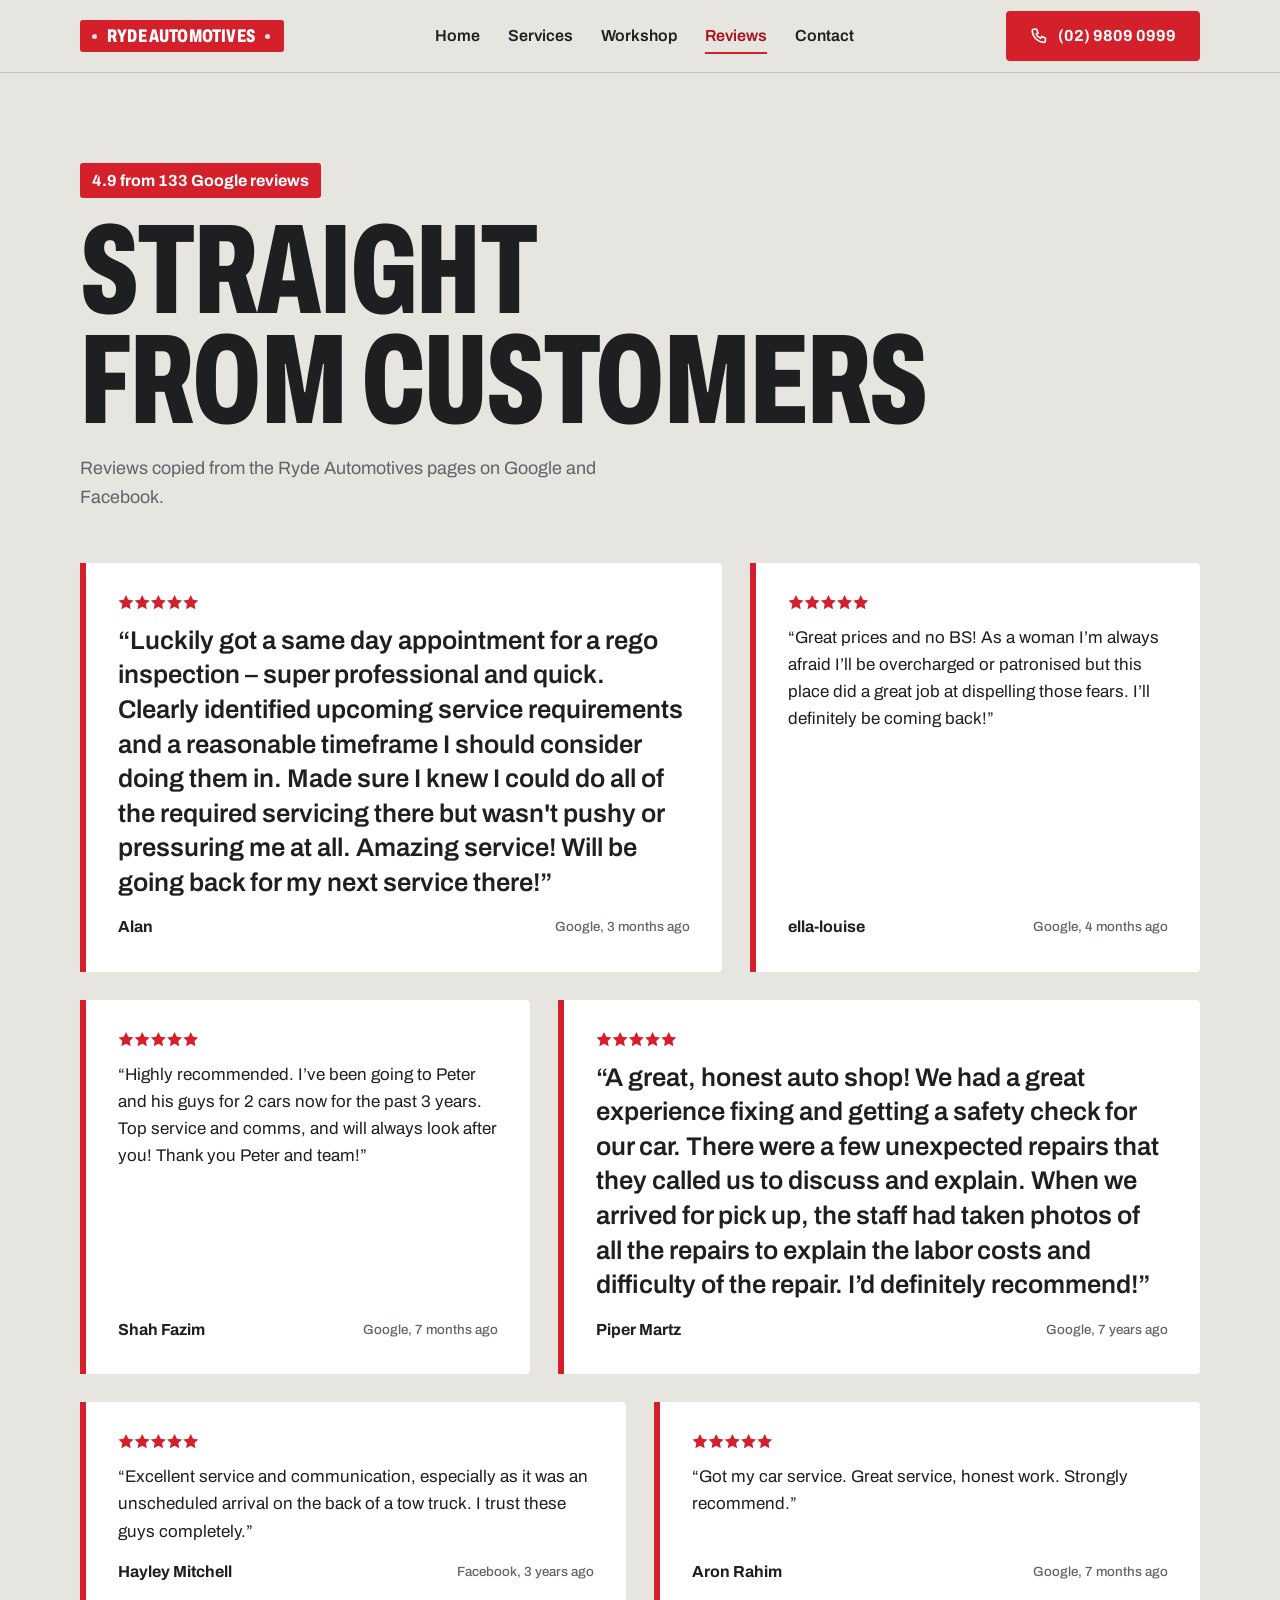
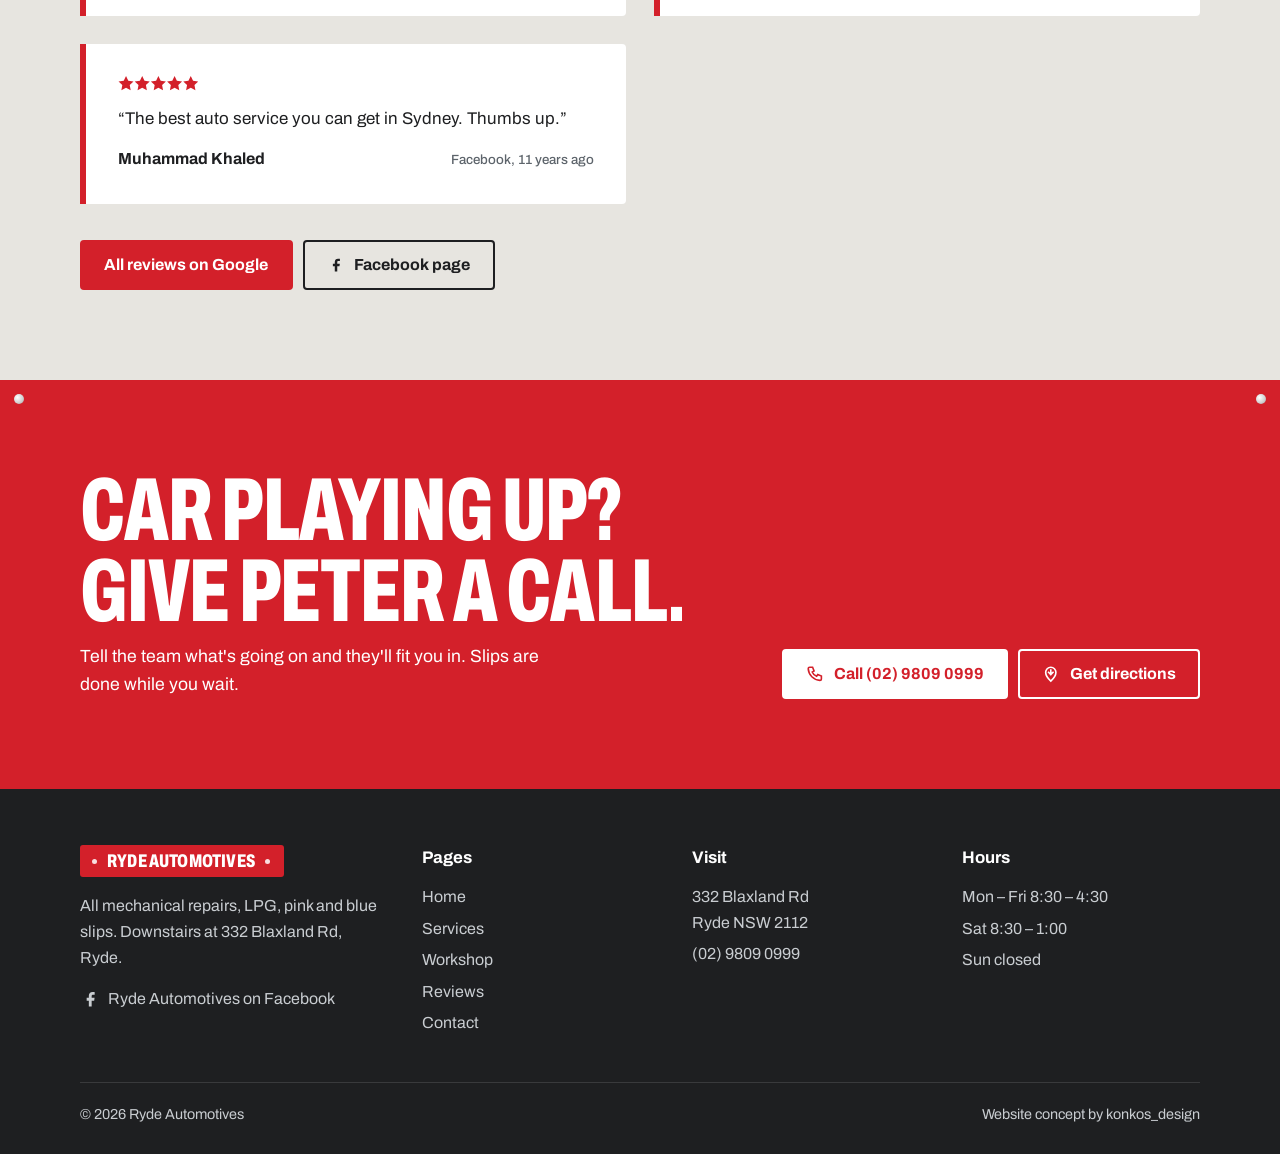
<file: reviews.html>
<!doctype html>
<html lang="en-AU">
<head>
<meta charset="utf-8">
<meta name="viewport" content="width=device-width, initial-scale=1, viewport-fit=cover">
<meta name="robots" content="noindex, nofollow">
<title>Reviews | Ryde Automotives, 4.9 on Google</title>
<meta name="description" content="Rated 4.9 from 133 Google reviews. Read what customers say about Ryde Automotives in Ryde NSW.">
<meta name="theme-color" content="#D3202A">
<link rel="icon" href="img/favicon.svg" type="image/svg+xml">
<link rel="apple-touch-icon" href="img/apple-touch-icon.png">
<meta property="og:type" content="website">
<meta property="og:site_name" content="Ryde Automotives">
<meta property="og:title" content="Reviews | Ryde Automotives, 4.9 on Google">
<meta property="og:description" content="Rated 4.9 from 133 Google reviews. Read what customers say about Ryde Automotives in Ryde NSW.">
<meta property="og:url" content="https://konkos-design.github.io/ryde-automotives/reviews.html">
<meta property="og:image" content="https://konkos-design.github.io/ryde-automotives/img/og-image.jpg">
<meta property="og:image:width" content="1200">
<meta property="og:image:height" content="630">
<meta property="og:image:alt" content="Ryde Automotives, mechanic in Ryde NSW">
<meta property="og:locale" content="en_AU">
<meta name="twitter:card" content="summary_large_image">
<meta name="twitter:title" content="Reviews | Ryde Automotives, 4.9 on Google">
<meta name="twitter:description" content="Rated 4.9 from 133 Google reviews. Read what customers say about Ryde Automotives in Ryde NSW.">
<meta name="twitter:image" content="https://konkos-design.github.io/ryde-automotives/img/og-image.jpg">
<link rel="preload" href="fonts/archivo-wdth.woff2" as="font" type="font/woff2" crossorigin>
<link rel="stylesheet" href="css/style.css">
<script>document.documentElement.classList.add('js')</script>
<script type="application/ld+json">{"@context":"https://schema.org","@type":"AutoRepair","name":"Ryde Automotives","telephone":"+61 2 9809 0999","address":{"@type":"PostalAddress","streetAddress":"332 Blaxland Rd","addressLocality":"Ryde","addressRegion":"NSW","postalCode":"2112","addressCountry":"AU"},"geo":{"@type":"GeoCoordinates","latitude":-33.8024788,"longitude":151.1003265},"openingHours":["Mo-Fr 08:30-16:30","Sa 08:30-13:00"],"aggregateRating":{"@type":"AggregateRating","ratingValue":"4.9","reviewCount":"133"}}</script>
</head>
<body>
<a class="skip" href="#main">Skip to content</a>
<header class="hdr">
  <div class="wrap hdr__in">
    <a class="plate" href="index.html" aria-label="Ryde Automotives home"><i></i>RYDE AUTOMOTIVES<i></i></a>
    <nav class="nav" id="nav" aria-label="Main">
      <a href="index.html">Home</a><a href="services.html">Services</a><a href="workshop.html">Workshop</a><a href="reviews.html" aria-current="page">Reviews</a><a href="contact.html">Contact</a>
      <a class="btn" href="tel:+61298090999"><svg class="ico" viewBox="0 0 24 24" fill="none" stroke="currentColor" stroke-width="2.2" stroke-linecap="square" stroke-linejoin="miter" aria-hidden="true"><path d="M5 3h4l2 5-2.5 1.5a11 11 0 0 0 6 6L16 13l5 2v4a2 2 0 0 1-2 2A17 17 0 0 1 3 5a2 2 0 0 1 2-2z"/></svg>Call (02) 9809 0999</a>
    </nav>
    <a class="btn hdr__call" href="tel:+61298090999"><svg class="ico" viewBox="0 0 24 24" fill="none" stroke="currentColor" stroke-width="2.2" stroke-linecap="square" stroke-linejoin="miter" aria-hidden="true"><path d="M5 3h4l2 5-2.5 1.5a11 11 0 0 0 6 6L16 13l5 2v4a2 2 0 0 1-2 2A17 17 0 0 1 3 5a2 2 0 0 1 2-2z"/></svg>(02) 9809 0999</a>
    <button class="burger" aria-label="Menu" aria-expanded="false" aria-controls="nav"><span></span><span></span><span></span></button>
  </div>
</header>
<main id="main">

<section class="phead">
  <div class="wrap">
    <span class="tape" data-r>4.9 from 133 Google reviews</span>
    <h1 data-r class="d1">Straight<br>from customers</h1>
    <p data-r class="d2">Reviews copied from the Ryde Automotives pages on Google and Facebook.</p>
  </div>
</section>
<section class="wrap" style="padding-bottom:90px">
  <div class="revs">
    <figure class="rev rev--big" data-r>
  <svg class="rs" viewBox="0 0 100 19" aria-hidden="true" fill="currentColor"><path transform="translate(0.0 0)" d="M9.5 0l2.9 6 6.6.9-4.8 4.6 1.2 6.5-5.9-3.1-5.9 3.1 1.2-6.5L0 6.9 6.6 6z"/><path transform="translate(20.5 0)" d="M9.5 0l2.9 6 6.6.9-4.8 4.6 1.2 6.5-5.9-3.1-5.9 3.1 1.2-6.5L0 6.9 6.6 6z"/><path transform="translate(41.0 0)" d="M9.5 0l2.9 6 6.6.9-4.8 4.6 1.2 6.5-5.9-3.1-5.9 3.1 1.2-6.5L0 6.9 6.6 6z"/><path transform="translate(61.5 0)" d="M9.5 0l2.9 6 6.6.9-4.8 4.6 1.2 6.5-5.9-3.1-5.9 3.1 1.2-6.5L0 6.9 6.6 6z"/><path transform="translate(82.0 0)" d="M9.5 0l2.9 6 6.6.9-4.8 4.6 1.2 6.5-5.9-3.1-5.9 3.1 1.2-6.5L0 6.9 6.6 6z"/></svg>
  <blockquote>“Luckily got a same day appointment for a rego inspection – super professional and quick. Clearly identified upcoming service requirements and a reasonable timeframe I should consider doing them in. Made sure I knew I could do all of the required servicing there but wasn't pushy or pressuring me at all. Amazing service! Will be going back for my next service there!”</blockquote>
  <figcaption><span>Alan</span><small>Google, 3 months ago</small></figcaption>
</figure><figure class="rev" data-r>
  <svg class="rs" viewBox="0 0 100 19" aria-hidden="true" fill="currentColor"><path transform="translate(0.0 0)" d="M9.5 0l2.9 6 6.6.9-4.8 4.6 1.2 6.5-5.9-3.1-5.9 3.1 1.2-6.5L0 6.9 6.6 6z"/><path transform="translate(20.5 0)" d="M9.5 0l2.9 6 6.6.9-4.8 4.6 1.2 6.5-5.9-3.1-5.9 3.1 1.2-6.5L0 6.9 6.6 6z"/><path transform="translate(41.0 0)" d="M9.5 0l2.9 6 6.6.9-4.8 4.6 1.2 6.5-5.9-3.1-5.9 3.1 1.2-6.5L0 6.9 6.6 6z"/><path transform="translate(61.5 0)" d="M9.5 0l2.9 6 6.6.9-4.8 4.6 1.2 6.5-5.9-3.1-5.9 3.1 1.2-6.5L0 6.9 6.6 6z"/><path transform="translate(82.0 0)" d="M9.5 0l2.9 6 6.6.9-4.8 4.6 1.2 6.5-5.9-3.1-5.9 3.1 1.2-6.5L0 6.9 6.6 6z"/></svg>
  <blockquote>“Great prices and no BS! As a woman I’m always afraid I’ll be overcharged or patronised but this place did a great job at dispelling those fears. I’ll definitely be coming back!”</blockquote>
  <figcaption><span>ella-louise</span><small>Google, 4 months ago</small></figcaption>
</figure><figure class="rev" data-r>
  <svg class="rs" viewBox="0 0 100 19" aria-hidden="true" fill="currentColor"><path transform="translate(0.0 0)" d="M9.5 0l2.9 6 6.6.9-4.8 4.6 1.2 6.5-5.9-3.1-5.9 3.1 1.2-6.5L0 6.9 6.6 6z"/><path transform="translate(20.5 0)" d="M9.5 0l2.9 6 6.6.9-4.8 4.6 1.2 6.5-5.9-3.1-5.9 3.1 1.2-6.5L0 6.9 6.6 6z"/><path transform="translate(41.0 0)" d="M9.5 0l2.9 6 6.6.9-4.8 4.6 1.2 6.5-5.9-3.1-5.9 3.1 1.2-6.5L0 6.9 6.6 6z"/><path transform="translate(61.5 0)" d="M9.5 0l2.9 6 6.6.9-4.8 4.6 1.2 6.5-5.9-3.1-5.9 3.1 1.2-6.5L0 6.9 6.6 6z"/><path transform="translate(82.0 0)" d="M9.5 0l2.9 6 6.6.9-4.8 4.6 1.2 6.5-5.9-3.1-5.9 3.1 1.2-6.5L0 6.9 6.6 6z"/></svg>
  <blockquote>“Highly recommended. I’ve been going to Peter and his guys for 2 cars now for the past 3 years. Top service and comms, and will always look after you! Thank you Peter and team!”</blockquote>
  <figcaption><span>Shah Fazim</span><small>Google, 7 months ago</small></figcaption>
</figure><figure class="rev rev--big" data-r>
  <svg class="rs" viewBox="0 0 100 19" aria-hidden="true" fill="currentColor"><path transform="translate(0.0 0)" d="M9.5 0l2.9 6 6.6.9-4.8 4.6 1.2 6.5-5.9-3.1-5.9 3.1 1.2-6.5L0 6.9 6.6 6z"/><path transform="translate(20.5 0)" d="M9.5 0l2.9 6 6.6.9-4.8 4.6 1.2 6.5-5.9-3.1-5.9 3.1 1.2-6.5L0 6.9 6.6 6z"/><path transform="translate(41.0 0)" d="M9.5 0l2.9 6 6.6.9-4.8 4.6 1.2 6.5-5.9-3.1-5.9 3.1 1.2-6.5L0 6.9 6.6 6z"/><path transform="translate(61.5 0)" d="M9.5 0l2.9 6 6.6.9-4.8 4.6 1.2 6.5-5.9-3.1-5.9 3.1 1.2-6.5L0 6.9 6.6 6z"/><path transform="translate(82.0 0)" d="M9.5 0l2.9 6 6.6.9-4.8 4.6 1.2 6.5-5.9-3.1-5.9 3.1 1.2-6.5L0 6.9 6.6 6z"/></svg>
  <blockquote>“A great, honest auto shop! We had a great experience fixing and getting a safety check for our car. There were a few unexpected repairs that they called us to discuss and explain. When we arrived for pick up, the staff had taken photos of all the repairs to explain the labor costs and difficulty of the repair. I’d definitely recommend!”</blockquote>
  <figcaption><span>Piper Martz</span><small>Google, 7 years ago</small></figcaption>
</figure><figure class="rev" data-r>
  <svg class="rs" viewBox="0 0 100 19" aria-hidden="true" fill="currentColor"><path transform="translate(0.0 0)" d="M9.5 0l2.9 6 6.6.9-4.8 4.6 1.2 6.5-5.9-3.1-5.9 3.1 1.2-6.5L0 6.9 6.6 6z"/><path transform="translate(20.5 0)" d="M9.5 0l2.9 6 6.6.9-4.8 4.6 1.2 6.5-5.9-3.1-5.9 3.1 1.2-6.5L0 6.9 6.6 6z"/><path transform="translate(41.0 0)" d="M9.5 0l2.9 6 6.6.9-4.8 4.6 1.2 6.5-5.9-3.1-5.9 3.1 1.2-6.5L0 6.9 6.6 6z"/><path transform="translate(61.5 0)" d="M9.5 0l2.9 6 6.6.9-4.8 4.6 1.2 6.5-5.9-3.1-5.9 3.1 1.2-6.5L0 6.9 6.6 6z"/><path transform="translate(82.0 0)" d="M9.5 0l2.9 6 6.6.9-4.8 4.6 1.2 6.5-5.9-3.1-5.9 3.1 1.2-6.5L0 6.9 6.6 6z"/></svg>
  <blockquote>“Excellent service and communication, especially as it was an unscheduled arrival on the back of a tow truck. I trust these guys completely.”</blockquote>
  <figcaption><span>Hayley Mitchell</span><small>Facebook, 3 years ago</small></figcaption>
</figure><figure class="rev" data-r>
  <svg class="rs" viewBox="0 0 100 19" aria-hidden="true" fill="currentColor"><path transform="translate(0.0 0)" d="M9.5 0l2.9 6 6.6.9-4.8 4.6 1.2 6.5-5.9-3.1-5.9 3.1 1.2-6.5L0 6.9 6.6 6z"/><path transform="translate(20.5 0)" d="M9.5 0l2.9 6 6.6.9-4.8 4.6 1.2 6.5-5.9-3.1-5.9 3.1 1.2-6.5L0 6.9 6.6 6z"/><path transform="translate(41.0 0)" d="M9.5 0l2.9 6 6.6.9-4.8 4.6 1.2 6.5-5.9-3.1-5.9 3.1 1.2-6.5L0 6.9 6.6 6z"/><path transform="translate(61.5 0)" d="M9.5 0l2.9 6 6.6.9-4.8 4.6 1.2 6.5-5.9-3.1-5.9 3.1 1.2-6.5L0 6.9 6.6 6z"/><path transform="translate(82.0 0)" d="M9.5 0l2.9 6 6.6.9-4.8 4.6 1.2 6.5-5.9-3.1-5.9 3.1 1.2-6.5L0 6.9 6.6 6z"/></svg>
  <blockquote>“Got my car service. Great service, honest work. Strongly recommend.”</blockquote>
  <figcaption><span>Aron Rahim</span><small>Google, 7 months ago</small></figcaption>
</figure><figure class="rev" data-r>
  <svg class="rs" viewBox="0 0 100 19" aria-hidden="true" fill="currentColor"><path transform="translate(0.0 0)" d="M9.5 0l2.9 6 6.6.9-4.8 4.6 1.2 6.5-5.9-3.1-5.9 3.1 1.2-6.5L0 6.9 6.6 6z"/><path transform="translate(20.5 0)" d="M9.5 0l2.9 6 6.6.9-4.8 4.6 1.2 6.5-5.9-3.1-5.9 3.1 1.2-6.5L0 6.9 6.6 6z"/><path transform="translate(41.0 0)" d="M9.5 0l2.9 6 6.6.9-4.8 4.6 1.2 6.5-5.9-3.1-5.9 3.1 1.2-6.5L0 6.9 6.6 6z"/><path transform="translate(61.5 0)" d="M9.5 0l2.9 6 6.6.9-4.8 4.6 1.2 6.5-5.9-3.1-5.9 3.1 1.2-6.5L0 6.9 6.6 6z"/><path transform="translate(82.0 0)" d="M9.5 0l2.9 6 6.6.9-4.8 4.6 1.2 6.5-5.9-3.1-5.9 3.1 1.2-6.5L0 6.9 6.6 6z"/></svg>
  <blockquote>“The best auto service you can get in Sydney. Thumbs up.”</blockquote>
  <figcaption><span>Muhammad Khaled</span><small>Facebook, 11 years ago</small></figcaption>
</figure>
  </div>
  <div class="btns" style="margin-top:36px" data-r>
    <a class="btn" href="https://search.google.com/local/reviews?placeid=ChIJZxnZYralEmsRyDODs3PNbHo" target="_blank" rel="noopener">All reviews on Google</a>
    <a class="btn btn--ghost" href="https://www.facebook.com/RydeAutomotive" target="_blank" rel="noopener"><svg class="ico" viewBox="0 0 24 24" fill="none" stroke="currentColor" stroke-width="2.2" stroke-linecap="square" stroke-linejoin="miter" aria-hidden="true"><path d="M14 21v-7h3l.5-3.5H14V8.6c0-1 .3-1.7 1.8-1.7h1.8V3.8c-.3 0-1.4-.1-2.6-.1-2.6 0-4.4 1.6-4.4 4.5v2.4H8V14h2.6v7z" fill="currentColor" stroke="none"/></svg>Facebook page</a>
  </div>
</section>
<section class="cta">
  <i class="rivet" style="top:14px;left:14px"></i><i class="rivet" style="top:14px;right:14px"></i>
  <div class="wrap cta__in">
    <div data-r>
      <h2>Car playing up?<br>Give Peter a call.</h2>
      <p>Tell the team what's going on and they'll fit you in. Slips are done while you wait.</p>
    </div>
    <div class="btns" data-r>
      <a class="btn btn--light" href="tel:+61298090999"><svg class="ico" viewBox="0 0 24 24" fill="none" stroke="currentColor" stroke-width="2.2" stroke-linecap="square" stroke-linejoin="miter" aria-hidden="true"><path d="M5 3h4l2 5-2.5 1.5a11 11 0 0 0 6 6L16 13l5 2v4a2 2 0 0 1-2 2A17 17 0 0 1 3 5a2 2 0 0 1 2-2z"/></svg>Call (02) 9809 0999</a>
      <a class="btn btn--line-light" href="https://www.google.com/maps/dir/?api=1&destination=Ryde+Automotives,+332+Blaxland+Rd,+Ryde+NSW+2112&destination_place_id=ChIJZxnZYralEmsRyDODs3PNbHo" target="_blank" rel="noopener"><svg class="ico" viewBox="0 0 24 24" fill="none" stroke="currentColor" stroke-width="2.2" stroke-linecap="square" stroke-linejoin="miter" aria-hidden="true"><path d="M12 22s-7-6.2-7-12a7 7 0 0 1 14 0c0 5.8-7 12-7 12z"/><path d="M12 13v-6M9 10l3 3 3-3"/></svg>Get directions</a>
    </div>
  </div>
</section>
</main>
<footer class="ftr">
  <div class="wrap">
    <div class="ftr__grid">
      <div>
        <a class="plate" href="index.html"><i></i>RYDE AUTOMOTIVES<i></i></a>
        <p style="margin-top:16px;max-width:34ch">All mechanical repairs, LPG, pink and blue slips. Downstairs at 332 Blaxland Rd, Ryde.</p>
        <a class="fb" href="https://www.facebook.com/RydeAutomotive" target="_blank" rel="noopener"><svg class="ico" viewBox="0 0 24 24" fill="none" stroke="currentColor" stroke-width="2.2" stroke-linecap="square" stroke-linejoin="miter" aria-hidden="true"><path d="M14 21v-7h3l.5-3.5H14V8.6c0-1 .3-1.7 1.8-1.7h1.8V3.8c-.3 0-1.4-.1-2.6-.1-2.6 0-4.4 1.6-4.4 4.5v2.4H8V14h2.6v7z" fill="currentColor" stroke="none"/></svg>Ryde Automotives on Facebook</a>
      </div>
      <div><h4>Pages</h4><ul><li><a href="index.html">Home</a></li><li><a href="services.html">Services</a></li><li><a href="workshop.html">Workshop</a></li><li><a href="reviews.html">Reviews</a></li><li><a href="contact.html">Contact</a></li></ul></div>
      <div><h4>Visit</h4><ul><li><a href="https://www.google.com/maps/dir/?api=1&destination=Ryde+Automotives,+332+Blaxland+Rd,+Ryde+NSW+2112&destination_place_id=ChIJZxnZYralEmsRyDODs3PNbHo" target="_blank" rel="noopener">332 Blaxland Rd<br>Ryde NSW 2112</a></li><li><a href="tel:+61298090999">(02) 9809 0999</a></li></ul></div>
      <div><h4>Hours</h4><ul><li>Mon – Fri 8:30 – 4:30</li><li>Sat 8:30 – 1:00</li><li>Sun closed</li></ul></div>
    </div>
    <div class="ftr__base"><span>© <span id="yr">2026</span> Ryde Automotives</span><span>Website concept by konkos_design</span></div>
  </div>
</footer>
<div class="callbar"><a class="btn" href="tel:+61298090999"><svg class="ico" viewBox="0 0 24 24" fill="none" stroke="currentColor" stroke-width="2.2" stroke-linecap="square" stroke-linejoin="miter" aria-hidden="true"><path d="M5 3h4l2 5-2.5 1.5a11 11 0 0 0 6 6L16 13l5 2v4a2 2 0 0 1-2 2A17 17 0 0 1 3 5a2 2 0 0 1 2-2z"/></svg>Call (02) 9809 0999</a></div>
<script src="js/main.js" defer></script>
</body>
</html>
</file>
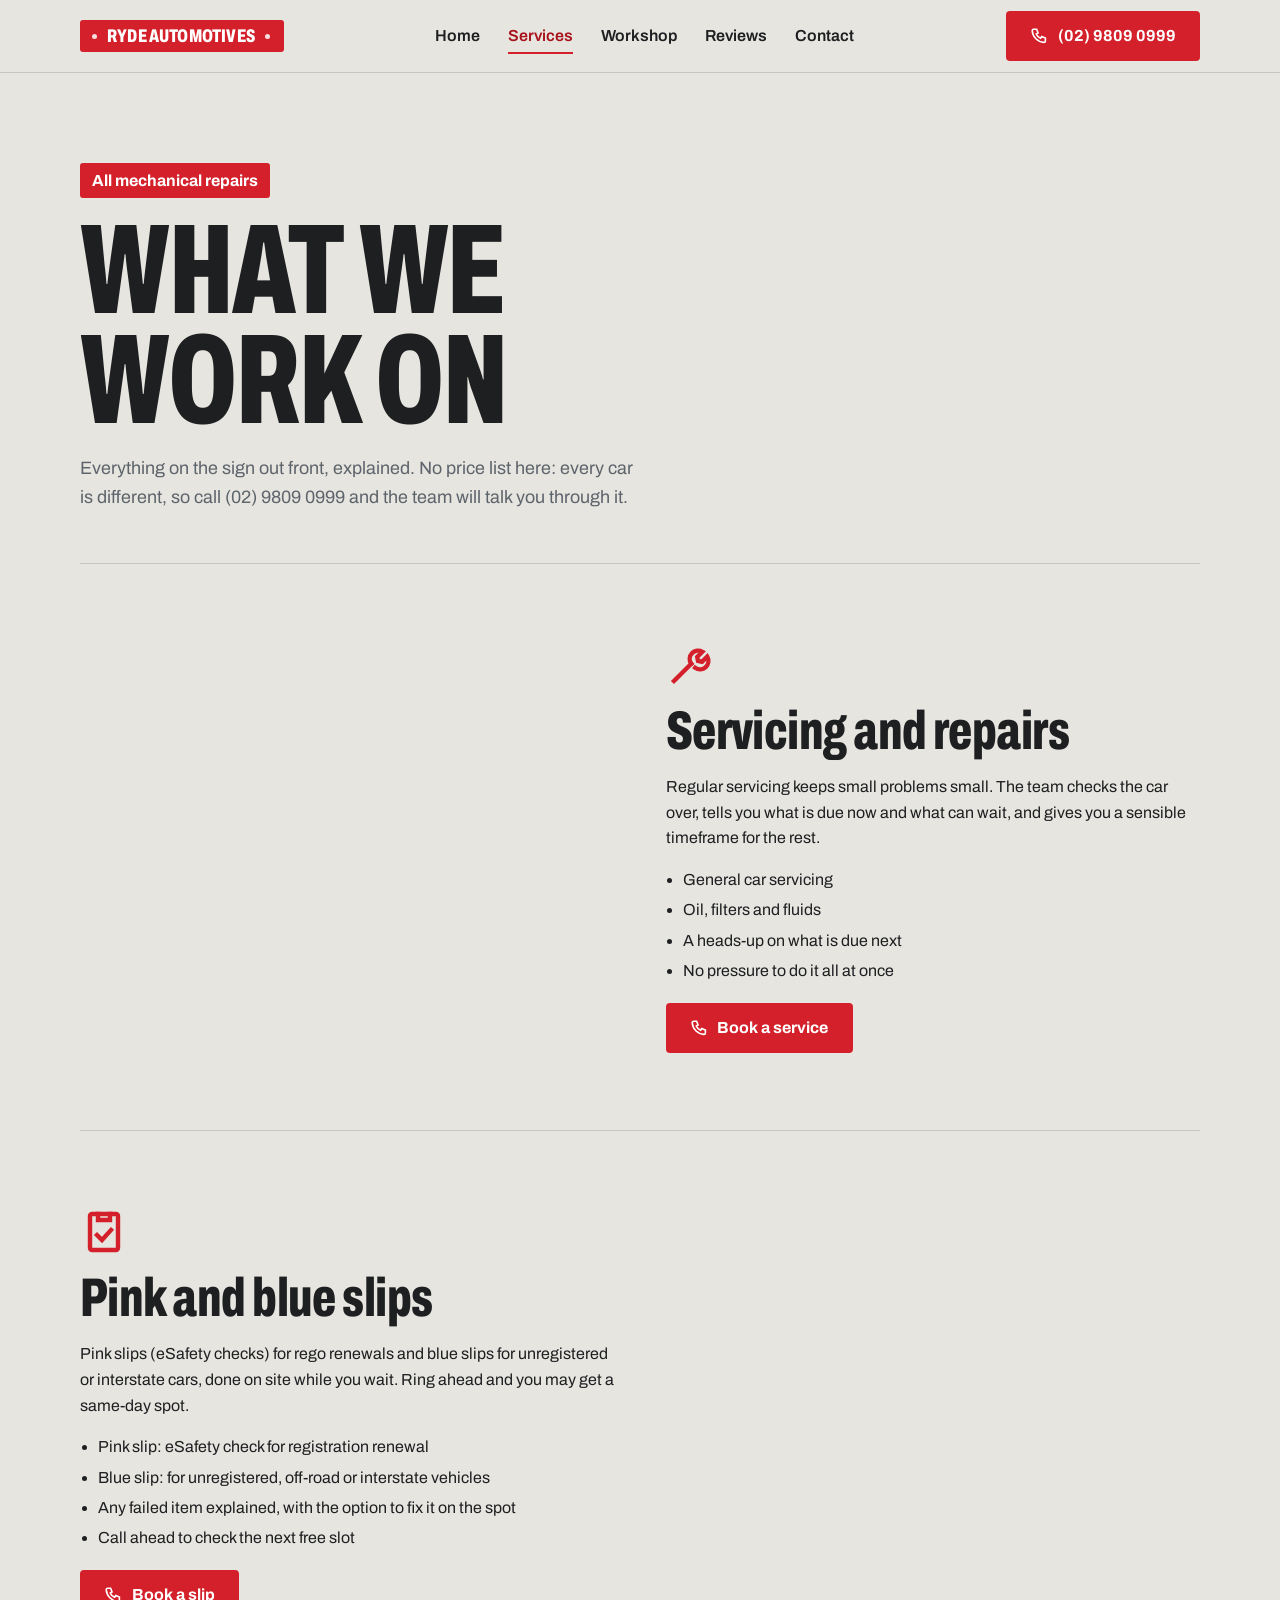
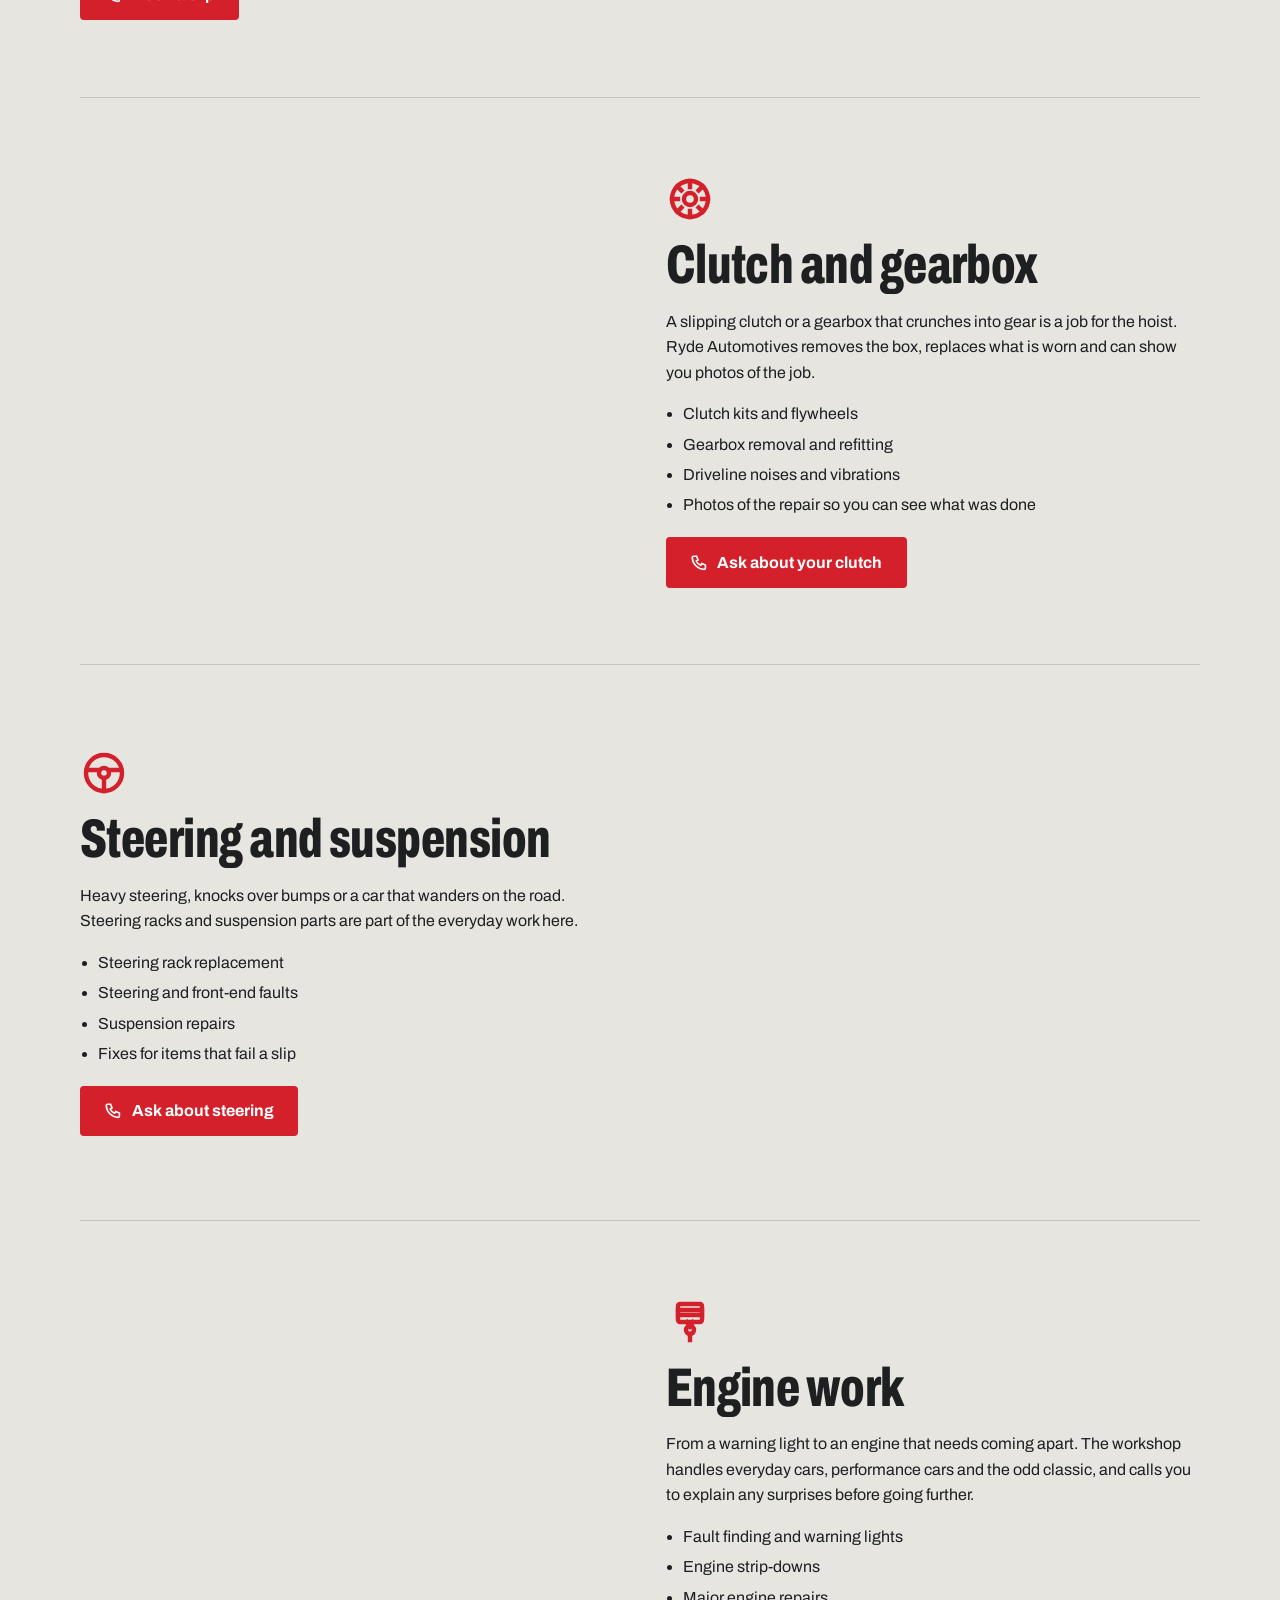
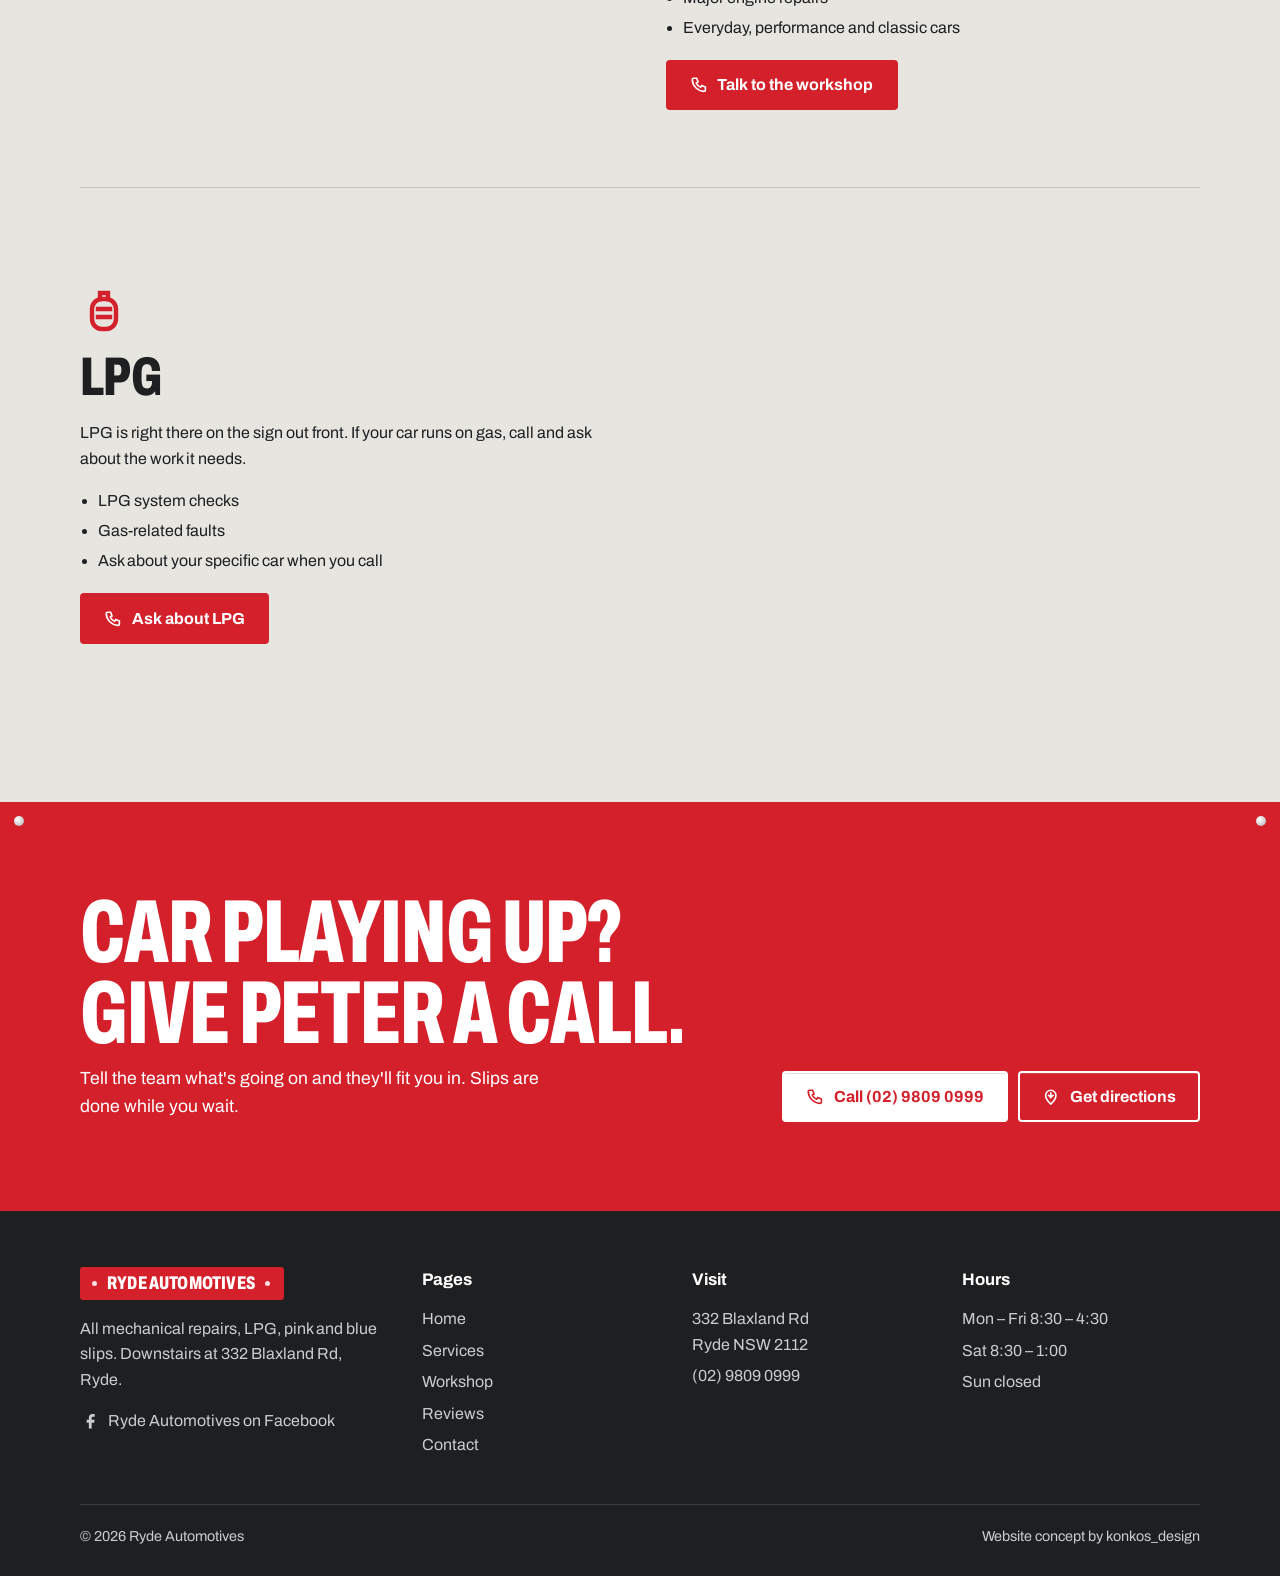
<file: services.html>
<!doctype html>
<html lang="en-AU">
<head>
<meta charset="utf-8">
<meta name="viewport" content="width=device-width, initial-scale=1, viewport-fit=cover">
<meta name="robots" content="noindex, nofollow">
<title>Services | Ryde Automotives, mechanic in Ryde NSW</title>
<meta name="description" content="Servicing, pink and blue slips, clutch and gearbox, steering and suspension, engine work and LPG at Ryde Automotives, 332 Blaxland Rd, Ryde.">
<meta name="theme-color" content="#D3202A">
<link rel="icon" href="img/favicon.svg" type="image/svg+xml">
<link rel="apple-touch-icon" href="img/apple-touch-icon.png">
<meta property="og:type" content="website">
<meta property="og:site_name" content="Ryde Automotives">
<meta property="og:title" content="Services | Ryde Automotives, mechanic in Ryde NSW">
<meta property="og:description" content="Servicing, pink and blue slips, clutch and gearbox, steering and suspension, engine work and LPG at Ryde Automotives, 332 Blaxland Rd, Ryde.">
<meta property="og:url" content="https://konkos-design.github.io/ryde-automotives/services.html">
<meta property="og:image" content="https://konkos-design.github.io/ryde-automotives/img/og-image.jpg">
<meta property="og:image:width" content="1200">
<meta property="og:image:height" content="630">
<meta property="og:image:alt" content="Ryde Automotives, mechanic in Ryde NSW">
<meta property="og:locale" content="en_AU">
<meta name="twitter:card" content="summary_large_image">
<meta name="twitter:title" content="Services | Ryde Automotives, mechanic in Ryde NSW">
<meta name="twitter:description" content="Servicing, pink and blue slips, clutch and gearbox, steering and suspension, engine work and LPG at Ryde Automotives, 332 Blaxland Rd, Ryde.">
<meta name="twitter:image" content="https://konkos-design.github.io/ryde-automotives/img/og-image.jpg">
<link rel="preload" href="fonts/archivo-wdth.woff2" as="font" type="font/woff2" crossorigin>
<link rel="stylesheet" href="css/style.css">
<script>document.documentElement.classList.add('js')</script>
<script type="application/ld+json">{"@context":"https://schema.org","@type":"AutoRepair","name":"Ryde Automotives","telephone":"+61 2 9809 0999","address":{"@type":"PostalAddress","streetAddress":"332 Blaxland Rd","addressLocality":"Ryde","addressRegion":"NSW","postalCode":"2112","addressCountry":"AU"},"geo":{"@type":"GeoCoordinates","latitude":-33.8024788,"longitude":151.1003265},"openingHours":["Mo-Fr 08:30-16:30","Sa 08:30-13:00"],"aggregateRating":{"@type":"AggregateRating","ratingValue":"4.9","reviewCount":"133"}}</script>
</head>
<body>
<a class="skip" href="#main">Skip to content</a>
<header class="hdr">
  <div class="wrap hdr__in">
    <a class="plate" href="index.html" aria-label="Ryde Automotives home"><i></i>RYDE AUTOMOTIVES<i></i></a>
    <nav class="nav" id="nav" aria-label="Main">
      <a href="index.html">Home</a><a href="services.html" aria-current="page">Services</a><a href="workshop.html">Workshop</a><a href="reviews.html">Reviews</a><a href="contact.html">Contact</a>
      <a class="btn" href="tel:+61298090999"><svg class="ico" viewBox="0 0 24 24" fill="none" stroke="currentColor" stroke-width="2.2" stroke-linecap="square" stroke-linejoin="miter" aria-hidden="true"><path d="M5 3h4l2 5-2.5 1.5a11 11 0 0 0 6 6L16 13l5 2v4a2 2 0 0 1-2 2A17 17 0 0 1 3 5a2 2 0 0 1 2-2z"/></svg>Call (02) 9809 0999</a>
    </nav>
    <a class="btn hdr__call" href="tel:+61298090999"><svg class="ico" viewBox="0 0 24 24" fill="none" stroke="currentColor" stroke-width="2.2" stroke-linecap="square" stroke-linejoin="miter" aria-hidden="true"><path d="M5 3h4l2 5-2.5 1.5a11 11 0 0 0 6 6L16 13l5 2v4a2 2 0 0 1-2 2A17 17 0 0 1 3 5a2 2 0 0 1 2-2z"/></svg>(02) 9809 0999</a>
    <button class="burger" aria-label="Menu" aria-expanded="false" aria-controls="nav"><span></span><span></span><span></span></button>
  </div>
</header>
<main id="main">

<section class="phead">
  <div class="wrap">
    <span class="tape" data-r>All mechanical repairs</span>
    <h1 data-r class="d1">What we<br>work on</h1>
    <p data-r class="d2">Everything on the sign out front, explained. No price list here: every car is different, so call (02) 9809 0999 and the team will talk you through it.</p>
  </div>
</section>
<div class="wrap">

  <article class="detail" id="servicing">
    <div class="detail__img" data-door><img src="img/v8-engine.webp" srcset="img/v8-engine-sm.webp 800w, img/v8-engine.webp 1600w" sizes="(max-width:860px) 100vw, 50vw" alt="Engine bay of a V8 Mustang during a service" loading="lazy"></div>
    <div class="detail__txt" data-r>
      <svg class="ico" viewBox="0 0 24 24" fill="none" stroke="currentColor" stroke-width="2.2" stroke-linecap="square" stroke-linejoin="miter" aria-hidden="true"><path d="M4 20l8.6-8.6"/><path d="M12.6 11.4a4.2 4.2 0 0 1 5.6-6l-2.6 2.6.4 2 2 .4 2.6-2.6a4.2 4.2 0 0 1-6 5.6"/></svg>
      <h2>Servicing and repairs</h2>
      <p>Regular servicing keeps small problems small. The team checks the car over, tells you what is due now and what can wait, and gives you a sensible timeframe for the rest.</p>
      <ul><li>General car servicing</li><li>Oil, filters and fluids</li><li>A heads-up on what is due next</li><li>No pressure to do it all at once</li></ul>
      <a class="btn" href="tel:+61298090999"><svg class="ico" viewBox="0 0 24 24" fill="none" stroke="currentColor" stroke-width="2.2" stroke-linecap="square" stroke-linejoin="miter" aria-hidden="true"><path d="M5 3h4l2 5-2.5 1.5a11 11 0 0 0 6 6L16 13l5 2v4a2 2 0 0 1-2 2A17 17 0 0 1 3 5a2 2 0 0 1 2-2z"/></svg>Book a service</a>
    </div>
  </article>
  <article class="detail" id="slips">
    <div class="detail__img" data-door><img src="img/axle-hoist.webp" srcset="img/axle-hoist-sm.webp 800w, img/axle-hoist.webp 1600w" sizes="(max-width:860px) 100vw, 50vw" alt="A car up on the hoist for inspection" loading="lazy"></div>
    <div class="detail__txt" data-r>
      <svg class="ico" viewBox="0 0 24 24" fill="none" stroke="currentColor" stroke-width="2.2" stroke-linecap="square" stroke-linejoin="miter" aria-hidden="true"><rect x="5" y="3" width="14" height="18" rx="1"/><path d="M9 3v3h6V3"/><path d="M8.5 13.5l2.5 2.5 4.5-5"/></svg>
      <h2>Pink and blue slips</h2>
      <p>Pink slips (eSafety checks) for rego renewals and blue slips for unregistered or interstate cars, done on site while you wait. Ring ahead and you may get a same-day spot.</p>
      <ul><li>Pink slip: eSafety check for registration renewal</li><li>Blue slip: for unregistered, off-road or interstate vehicles</li><li>Any failed item explained, with the option to fix it on the spot</li><li>Call ahead to check the next free slot</li></ul>
      <a class="btn" href="tel:+61298090999"><svg class="ico" viewBox="0 0 24 24" fill="none" stroke="currentColor" stroke-width="2.2" stroke-linecap="square" stroke-linejoin="miter" aria-hidden="true"><path d="M5 3h4l2 5-2.5 1.5a11 11 0 0 0 6 6L16 13l5 2v4a2 2 0 0 1-2 2A17 17 0 0 1 3 5a2 2 0 0 1 2-2z"/></svg>Book a slip</a>
    </div>
  </article>
  <article class="detail" id="driveline">
    <div class="detail__img" data-door><img src="img/gearbox-bench.webp" srcset="img/gearbox-bench-sm.webp 800w, img/gearbox-bench.webp 1600w" sizes="(max-width:860px) 100vw, 50vw" alt="A manual gearbox removed and on the workbench" loading="lazy"></div>
    <div class="detail__txt" data-r>
      <svg class="ico" viewBox="0 0 24 24" fill="none" stroke="currentColor" stroke-width="2.2" stroke-linecap="square" stroke-linejoin="miter" aria-hidden="true"><circle cx="12" cy="12" r="9"/><circle cx="12" cy="12" r="3"/><path d="M12 3v3M12 18v3M3 12h3M18 12h3M5.6 5.6l2.1 2.1M16.3 16.3l2.1 2.1M18.4 5.6l-2.1 2.1M7.7 16.3l-2.1 2.1"/></svg>
      <h2>Clutch and gearbox</h2>
      <p>A slipping clutch or a gearbox that crunches into gear is a job for the hoist. Ryde Automotives removes the box, replaces what is worn and can show you photos of the job.</p>
      <ul><li>Clutch kits and flywheels</li><li>Gearbox removal and refitting</li><li>Driveline noises and vibrations</li><li>Photos of the repair so you can see what was done</li></ul>
      <a class="btn" href="tel:+61298090999"><svg class="ico" viewBox="0 0 24 24" fill="none" stroke="currentColor" stroke-width="2.2" stroke-linecap="square" stroke-linejoin="miter" aria-hidden="true"><path d="M5 3h4l2 5-2.5 1.5a11 11 0 0 0 6 6L16 13l5 2v4a2 2 0 0 1-2 2A17 17 0 0 1 3 5a2 2 0 0 1 2-2z"/></svg>Ask about your clutch</a>
    </div>
  </article>
  <article class="detail" id="steering">
    <div class="detail__img" data-door><img src="img/red-car-hoist.webp" srcset="img/red-car-hoist-sm.webp 800w, img/red-car-hoist.webp 1600w" sizes="(max-width:860px) 100vw, 50vw" alt="A red sports car on the hoist with its bonnet up" loading="lazy"></div>
    <div class="detail__txt" data-r>
      <svg class="ico" viewBox="0 0 24 24" fill="none" stroke="currentColor" stroke-width="2.2" stroke-linecap="square" stroke-linejoin="miter" aria-hidden="true"><circle cx="12" cy="12" r="9"/><circle cx="12" cy="12" r="2.5"/><path d="M3.5 10.5h6M14.5 10.5h6M12 14.5V21"/></svg>
      <h2>Steering and suspension</h2>
      <p>Heavy steering, knocks over bumps or a car that wanders on the road. Steering racks and suspension parts are part of the everyday work here.</p>
      <ul><li>Steering rack replacement</li><li>Steering and front-end faults</li><li>Suspension repairs</li><li>Fixes for items that fail a slip</li></ul>
      <a class="btn" href="tel:+61298090999"><svg class="ico" viewBox="0 0 24 24" fill="none" stroke="currentColor" stroke-width="2.2" stroke-linecap="square" stroke-linejoin="miter" aria-hidden="true"><path d="M5 3h4l2 5-2.5 1.5a11 11 0 0 0 6 6L16 13l5 2v4a2 2 0 0 1-2 2A17 17 0 0 1 3 5a2 2 0 0 1 2-2z"/></svg>Ask about steering</a>
    </div>
  </article>
  <article class="detail" id="engine">
    <div class="detail__img" data-door><img src="img/engine-out.webp" srcset="img/engine-out-sm.webp 800w, img/engine-out.webp 1600w" sizes="(max-width:860px) 100vw, 50vw" alt="An engine bay stripped down for major repairs" loading="lazy"></div>
    <div class="detail__txt" data-r>
      <svg class="ico" viewBox="0 0 24 24" fill="none" stroke="currentColor" stroke-width="2.2" stroke-linecap="square" stroke-linejoin="miter" aria-hidden="true"><rect x="6" y="3" width="12" height="9" rx="1"/><path d="M6 6h12M6 8.5h12"/><circle cx="12" cy="16" r="2"/><path d="M10.5 12l1.5 2.2 1.5-2.2M12 18v3"/></svg>
      <h2>Engine work</h2>
      <p>From a warning light to an engine that needs coming apart. The workshop handles everyday cars, performance cars and the odd classic, and calls you to explain any surprises before going further.</p>
      <ul><li>Fault finding and warning lights</li><li>Engine strip-downs</li><li>Major engine repairs</li><li>Everyday, performance and classic cars</li></ul>
      <a class="btn" href="tel:+61298090999"><svg class="ico" viewBox="0 0 24 24" fill="none" stroke="currentColor" stroke-width="2.2" stroke-linecap="square" stroke-linejoin="miter" aria-hidden="true"><path d="M5 3h4l2 5-2.5 1.5a11 11 0 0 0 6 6L16 13l5 2v4a2 2 0 0 1-2 2A17 17 0 0 1 3 5a2 2 0 0 1 2-2z"/></svg>Talk to the workshop</a>
    </div>
  </article>
  <article class="detail" id="lpg">
    <div class="detail__img" data-door><img src="img/classic-rear.webp" srcset="img/classic-rear-sm.webp 800w, img/classic-rear.webp 1600w" sizes="(max-width:860px) 100vw, 50vw" alt="A yellow seventies classic car parked at the workshop" loading="lazy"></div>
    <div class="detail__txt" data-r>
      <svg class="ico" viewBox="0 0 24 24" fill="none" stroke="currentColor" stroke-width="2.2" stroke-linecap="square" stroke-linejoin="miter" aria-hidden="true"><rect x="6" y="6" width="12" height="15" rx="5"/><path d="M10 6V3h4v3M9 11h6M9 15h6"/></svg>
      <h2>LPG</h2>
      <p>LPG is right there on the sign out front. If your car runs on gas, call and ask about the work it needs.</p>
      <ul><li>LPG system checks</li><li>Gas-related faults</li><li>Ask about your specific car when you call</li></ul>
      <a class="btn" href="tel:+61298090999"><svg class="ico" viewBox="0 0 24 24" fill="none" stroke="currentColor" stroke-width="2.2" stroke-linecap="square" stroke-linejoin="miter" aria-hidden="true"><path d="M5 3h4l2 5-2.5 1.5a11 11 0 0 0 6 6L16 13l5 2v4a2 2 0 0 1-2 2A17 17 0 0 1 3 5a2 2 0 0 1 2-2z"/></svg>Ask about LPG</a>
    </div>
  </article>
</div>
<div style="height:60px"></div>
<section class="cta">
  <i class="rivet" style="top:14px;left:14px"></i><i class="rivet" style="top:14px;right:14px"></i>
  <div class="wrap cta__in">
    <div data-r>
      <h2>Car playing up?<br>Give Peter a call.</h2>
      <p>Tell the team what's going on and they'll fit you in. Slips are done while you wait.</p>
    </div>
    <div class="btns" data-r>
      <a class="btn btn--light" href="tel:+61298090999"><svg class="ico" viewBox="0 0 24 24" fill="none" stroke="currentColor" stroke-width="2.2" stroke-linecap="square" stroke-linejoin="miter" aria-hidden="true"><path d="M5 3h4l2 5-2.5 1.5a11 11 0 0 0 6 6L16 13l5 2v4a2 2 0 0 1-2 2A17 17 0 0 1 3 5a2 2 0 0 1 2-2z"/></svg>Call (02) 9809 0999</a>
      <a class="btn btn--line-light" href="https://www.google.com/maps/dir/?api=1&destination=Ryde+Automotives,+332+Blaxland+Rd,+Ryde+NSW+2112&destination_place_id=ChIJZxnZYralEmsRyDODs3PNbHo" target="_blank" rel="noopener"><svg class="ico" viewBox="0 0 24 24" fill="none" stroke="currentColor" stroke-width="2.2" stroke-linecap="square" stroke-linejoin="miter" aria-hidden="true"><path d="M12 22s-7-6.2-7-12a7 7 0 0 1 14 0c0 5.8-7 12-7 12z"/><path d="M12 13v-6M9 10l3 3 3-3"/></svg>Get directions</a>
    </div>
  </div>
</section>
</main>
<footer class="ftr">
  <div class="wrap">
    <div class="ftr__grid">
      <div>
        <a class="plate" href="index.html"><i></i>RYDE AUTOMOTIVES<i></i></a>
        <p style="margin-top:16px;max-width:34ch">All mechanical repairs, LPG, pink and blue slips. Downstairs at 332 Blaxland Rd, Ryde.</p>
        <a class="fb" href="https://www.facebook.com/RydeAutomotive" target="_blank" rel="noopener"><svg class="ico" viewBox="0 0 24 24" fill="none" stroke="currentColor" stroke-width="2.2" stroke-linecap="square" stroke-linejoin="miter" aria-hidden="true"><path d="M14 21v-7h3l.5-3.5H14V8.6c0-1 .3-1.7 1.8-1.7h1.8V3.8c-.3 0-1.4-.1-2.6-.1-2.6 0-4.4 1.6-4.4 4.5v2.4H8V14h2.6v7z" fill="currentColor" stroke="none"/></svg>Ryde Automotives on Facebook</a>
      </div>
      <div><h4>Pages</h4><ul><li><a href="index.html">Home</a></li><li><a href="services.html">Services</a></li><li><a href="workshop.html">Workshop</a></li><li><a href="reviews.html">Reviews</a></li><li><a href="contact.html">Contact</a></li></ul></div>
      <div><h4>Visit</h4><ul><li><a href="https://www.google.com/maps/dir/?api=1&destination=Ryde+Automotives,+332+Blaxland+Rd,+Ryde+NSW+2112&destination_place_id=ChIJZxnZYralEmsRyDODs3PNbHo" target="_blank" rel="noopener">332 Blaxland Rd<br>Ryde NSW 2112</a></li><li><a href="tel:+61298090999">(02) 9809 0999</a></li></ul></div>
      <div><h4>Hours</h4><ul><li>Mon – Fri 8:30 – 4:30</li><li>Sat 8:30 – 1:00</li><li>Sun closed</li></ul></div>
    </div>
    <div class="ftr__base"><span>© <span id="yr">2026</span> Ryde Automotives</span><span>Website concept by konkos_design</span></div>
  </div>
</footer>
<div class="callbar"><a class="btn" href="tel:+61298090999"><svg class="ico" viewBox="0 0 24 24" fill="none" stroke="currentColor" stroke-width="2.2" stroke-linecap="square" stroke-linejoin="miter" aria-hidden="true"><path d="M5 3h4l2 5-2.5 1.5a11 11 0 0 0 6 6L16 13l5 2v4a2 2 0 0 1-2 2A17 17 0 0 1 3 5a2 2 0 0 1 2-2z"/></svg>Call (02) 9809 0999</a></div>
<script src="js/main.js" defer></script>
</body>
</html>
</file>
<file: css/style.css>
/* Ryde Automotives — demo site
   Built on the shop's roadside sign: sign red, white lettering, workshop concrete. */

@font-face{font-family:"Archivo";src:url(../fonts/archivo-wdth.woff2) format("woff2");font-weight:100 900;font-stretch:62% 125%;font-display:swap}

:root{
  --red:#D3202A;
  --red-deep:#A8141C;
  --ink:#1E1F21;
  --steel:#5D646B;
  --concrete:#E7E5E0;
  --concrete-2:#D9D6CF;
  --white:#FFFFFF;
  --pink:#F4B6C6;
  --blue:#A9CBEF;
  --line:rgba(30,31,33,.16);
  --wrap:1200px;
  --gut:clamp(16px,4vw,40px);
  --narrow:"Archivo",system-ui,sans-serif;
  --ease:cubic-bezier(.2,.7,.2,1);
}

*,*::before,*::after{box-sizing:border-box}
html{scroll-behavior:smooth;-webkit-text-size-adjust:100%}
body{
  margin:0;background:var(--concrete);color:var(--ink);
  font-family:var(--narrow);font-size:clamp(16px,1.05vw,17.5px);line-height:1.6;
  font-variation-settings:"wdth" 100;
  overflow-x:hidden;
}
img{max-width:100%;display:block}
a{color:inherit}
p{margin:0 0 1em}
h1,h2,h3{margin:0;line-height:1.02;font-weight:800;letter-spacing:-.01em;font-stretch:68%;font-variation-settings:"wdth" 68}
h2{font-size:clamp(2.1rem,5.2vw,4rem)}
h3{font-size:clamp(1.35rem,2.4vw,1.75rem);font-stretch:80%;font-variation-settings:"wdth" 80}
.wrap{max-width:var(--wrap);margin:0 auto;padding:0 var(--gut)}
.skip{position:absolute;left:-999px;top:0;background:var(--ink);color:#fff;padding:10px 14px;z-index:200}
.skip:focus{left:8px;top:8px}
:focus-visible{outline:3px solid var(--red);outline-offset:3px}

/* ---------- Buttons: a roller door that drops on hover ---------- */
.btn{
  --bg:var(--red);--fg:#fff;--hov:var(--ink);
  position:relative;display:inline-flex;align-items:center;gap:.6em;
  padding:.9em 1.4em;border:2px solid var(--bg);border-radius:4px;
  background:var(--bg);color:var(--fg);text-decoration:none;font-weight:700;
  font-size:1rem;line-height:1.1;cursor:pointer;overflow:hidden;isolation:isolate;
  transition:transform .25s var(--ease),border-color .3s,color .3s;
  white-space:nowrap;
}
.btn::before{
  content:"";position:absolute;inset:0;z-index:-1;
  background:repeating-linear-gradient(180deg,var(--hov) 0 7px,color-mix(in srgb,var(--hov) 88%,#fff) 7px 8px);
  transform:translateY(-101%);transition:transform .45s var(--ease);
}
.btn:hover::before,.btn:focus-visible::before{transform:translateY(0)}
.btn:hover{border-color:var(--hov)}
.btn:active{transform:scale(.97)}
.btn svg{width:1.1em;height:1.1em;flex:none;transition:transform .35s var(--ease)}
.btn:hover svg{transform:rotate(-12deg) scale(1.1)}
.btn--ghost{--bg:transparent;--fg:var(--ink);--hov:var(--ink);border-color:var(--ink)}
.btn--ghost:hover{color:#fff}
.btn--light{--bg:#fff;--fg:var(--red);--hov:var(--ink)}
.btn--light:hover{color:#fff}
.btn--line-light{--bg:transparent;--fg:#fff;--hov:#fff;border-color:#fff}
.btn--line-light:hover{color:var(--red)}
.link{font-weight:700;text-decoration:none;border-bottom:2px solid var(--red);padding-bottom:2px;transition:color .25s,border-color .25s}
.link:hover{color:var(--red)}

/* ---------- Header ---------- */
.hdr{position:sticky;top:0;z-index:50;background:var(--concrete);border-bottom:1px solid var(--line);transition:box-shadow .3s}
.hdr.is-scrolled{box-shadow:0 6px 20px -14px rgba(0,0,0,.45)}
.hdr__in{display:flex;align-items:center;justify-content:space-between;gap:16px;height:72px}
.plate{
  display:inline-flex;align-items:center;gap:10px;text-decoration:none;
  background:var(--red);color:#fff;padding:7px 14px 7px 12px;border-radius:3px;position:relative;
  font-weight:800;font-size:1.15rem;letter-spacing:.01em;font-variation-settings:"wdth" 70;font-stretch:70%;
  line-height:1;transition:transform .3s var(--ease);
}
.plate:hover{transform:rotate(-1.5deg)}
.plate i{width:5px;height:5px;border-radius:50%;background:#fff;opacity:.85;flex:none}
.nav{display:flex;align-items:center;gap:4px}
.nav a{
  text-decoration:none;font-weight:600;padding:8px 12px;border-radius:3px;position:relative;
  transition:color .2s;
}
.nav a::after{content:"";position:absolute;left:12px;right:12px;bottom:3px;height:2px;background:var(--red);transform:scaleX(0);transform-origin:left;transition:transform .3s var(--ease)}
.nav a:hover::after,.nav a[aria-current="page"]::after{transform:scaleX(1)}
.nav a[aria-current="page"]{color:var(--red-deep)}
.hdr__call{display:inline-flex}
.burger{display:none;width:46px;height:46px;border:2px solid var(--ink);background:transparent;border-radius:4px;cursor:pointer;position:relative}
.burger span{position:absolute;left:10px;right:10px;height:2px;background:var(--ink);transition:transform .3s var(--ease),opacity .2s}
.burger span:nth-child(1){top:14px}.burger span:nth-child(2){top:21px}.burger span:nth-child(3){top:28px}
.burger[aria-expanded="true"] span:nth-child(1){transform:translateY(7px) rotate(45deg)}
.burger[aria-expanded="true"] span:nth-child(2){opacity:0}
.burger[aria-expanded="true"] span:nth-child(3){transform:translateY(-7px) rotate(-45deg)}

@media (max-width:980px){
  .burger{display:block}
  .hdr__call{display:none}
  .nav{
    position:fixed;inset:72px 0 auto 0;flex-direction:column;align-items:stretch;gap:0;
    background:var(--ink);padding:10px var(--gut) 24px;
    clip-path:inset(0 0 100% 0);transition:clip-path .45s var(--ease);
    max-height:calc(100dvh - 72px);overflow:auto;
  }
  .nav.is-open{clip-path:inset(0 0 0 0)}
  .nav a{color:#fff;font-size:1.6rem;font-weight:800;padding:14px 0;border-bottom:1px solid rgba(255,255,255,.12);font-variation-settings:"wdth" 70;font-stretch:70%}
  .nav a::after{display:none}
  .nav a[aria-current="page"]{color:var(--pink)}
  .nav .btn{margin-top:18px;justify-content:center;font-size:1.1rem}
}
@media (min-width:981px){.nav .btn{display:none}}

/* ---------- Hero: the sign ---------- */
.hero{position:relative;padding:clamp(28px,5vw,64px) 0 clamp(40px,6vw,80px);overflow:hidden}
.hero__grid{display:grid;grid-template-columns:minmax(0,1.25fr) minmax(0,.75fr);gap:clamp(20px,3vw,40px);align-items:end}
.sign{
  position:relative;background:var(--red);color:#fff;border-radius:6px;
  padding:clamp(22px,3.4vw,44px) clamp(20px,3.4vw,46px) clamp(24px,3.4vw,40px);
  box-shadow:0 2px 0 var(--red-deep),0 30px 50px -30px rgba(80,0,0,.55);
  transform-origin:50% 0;container-type:inline-size;
}
.sign .rivet{position:absolute;width:10px;height:10px;border-radius:50%;background:radial-gradient(circle at 35% 35%,#fff,#cfcfcf 60%,#9a9a9a)}
.sign .r1{top:12px;left:12px}.sign .r2{top:12px;right:12px}.sign .r3{bottom:12px;left:12px}.sign .r4{bottom:12px;right:12px}
.sign__top{display:flex;align-items:center;gap:14px;flex-wrap:wrap;margin-bottom:clamp(10px,1.6vw,18px)}
.sign__down{font-weight:800;font-size:clamp(.95rem,1.5vw,1.15rem);line-height:1.05;font-variation-settings:"wdth" 75;font-stretch:75%}
.arrows{display:flex;gap:6px}
.arrows svg{width:clamp(22px,2.6vw,30px);height:clamp(22px,2.6vw,30px);animation:drop 1.8s var(--ease) infinite}
.arrows svg:nth-child(2){animation-delay:.15s}.arrows svg:nth-child(3){animation-delay:.3s}
@keyframes drop{0%,55%,100%{transform:translateY(0);opacity:1}30%{transform:translateY(7px);opacity:.55}}
.sign h1{
  font-size:clamp(2.6rem,17cqi,8.6rem);line-height:.86;letter-spacing:-.015em;
  font-variation-settings:"wdth" 62;font-stretch:62%;font-weight:800;text-transform:uppercase;
}
.sign h1 span{display:block}
.sign__phone{
  display:inline-block;margin-top:clamp(10px,1.6vw,18px);text-decoration:none;
  font-size:clamp(2.1rem,6vw,4.6rem);font-weight:800;line-height:1;letter-spacing:.02em;
  font-variation-settings:"wdth" 75;font-stretch:75%;
  background:linear-gradient(#fff,#fff) 0 100%/0 3px no-repeat;transition:background-size .4s var(--ease);
}
.sign__phone:hover{background-size:100% 3px}
.sign__lines{margin:clamp(12px,1.6vw,18px) 0 0;padding:0;list-style:none;display:flex;flex-wrap:wrap;gap:6px 22px;
  font-weight:700;font-size:clamp(1rem,1.7vw,1.3rem);font-variation-settings:"wdth" 80;font-stretch:80%;text-transform:uppercase;letter-spacing:.01em}
.sign__lines li{position:relative}

.hero__side{display:flex;flex-direction:column;gap:18px}
.hero__photo{position:relative;border-radius:6px;overflow:hidden;aspect-ratio:4/5;background:var(--concrete-2)}
.hero__photo img{width:100%;height:100%;object-fit:cover}
.hero__meta{display:flex;flex-direction:column;gap:12px}
.status{display:flex;align-items:center;gap:10px;font-weight:600}
.status i{width:11px;height:11px;border-radius:50%;background:var(--steel);flex:none;box-shadow:0 0 0 0 rgba(31,153,79,.5)}
.status.is-open i{background:#1F994F;animation:pulse 2s infinite}
.status.is-closed i{background:var(--red)}
@keyframes pulse{70%{box-shadow:0 0 0 10px rgba(31,153,79,0)}100%{box-shadow:0 0 0 0 rgba(31,153,79,0)}}
.stars{display:flex;align-items:center;gap:10px;font-weight:600}
.stars b{font-size:1.6rem;font-weight:800;font-variation-settings:"wdth" 70;font-stretch:70%}
.stars svg{width:96px;height:18px}
.hero__cta{display:flex;flex-wrap:wrap;gap:10px;margin-top:4px}

/* sign swing on load */
.js .sign{animation:swing 1.4s var(--ease) both}
@keyframes swing{0%{transform:rotate(-4deg) translateY(-30px);opacity:0}45%{transform:rotate(1.4deg);opacity:1}70%{transform:rotate(-.5deg)}100%{transform:none}}

@media (max-width:860px){
  .hero__grid{grid-template-columns:1fr}
  .hero__photo{aspect-ratio:16/10}
}

/* ---------- Sections ---------- */
.sec{padding:clamp(56px,8vw,110px) 0}
.sec--ink{background:var(--ink);color:#fff}
.sec--red{background:var(--red);color:#fff}
.sec--white{background:#fff}
.sec__head{display:grid;grid-template-columns:minmax(0,1fr) minmax(0,.8fr);gap:24px 48px;align-items:end;margin-bottom:clamp(30px,4vw,52px)}
.sec__head p{margin:0;max-width:52ch;color:var(--steel)}
.sec--ink .sec__head p{color:#B9BEC3}
@media (max-width:760px){.sec__head{grid-template-columns:1fr}}

/* Downstairs band */
.down{background:var(--ink);color:#fff;padding:22px 0}
.down__in{display:flex;align-items:center;gap:18px 32px;flex-wrap:wrap;justify-content:space-between}
.down__txt{display:flex;align-items:center;gap:16px}
.down__txt svg{width:40px;height:40px;flex:none;color:var(--red)}
.down__txt p{margin:0;font-size:1.08rem}
.down__txt strong{display:block;font-size:1.45rem;line-height:1.1;font-variation-settings:"wdth" 72;font-stretch:72%}

/* Services list (home) */
.svc{list-style:none;margin:0;padding:0;border-top:2px solid var(--ink)}
.svc li{border-bottom:1px solid var(--line)}
.svc a{
  display:grid;grid-template-columns:56px minmax(0,1fr) minmax(0,1.1fr) 40px;gap:20px;align-items:center;
  padding:22px 4px;text-decoration:none;position:relative;transition:padding .35s var(--ease),color .3s;
}
.svc a::before{content:"";position:absolute;inset:0;background:var(--red);transform:scaleY(0);transform-origin:top;transition:transform .45s var(--ease);z-index:-1}
.svc li{position:relative;isolation:isolate}
.svc a:hover{color:#fff;padding-left:18px;padding-right:18px}
.svc a:hover::before{transform:scaleY(1)}
.svc a:hover p{color:#fff}
.svc svg.ico{width:44px;height:44px;color:var(--red);transition:color .3s,transform .4s var(--ease)}
.svc a:hover svg.ico{color:#fff;transform:rotate(-8deg)}
.svc h3{font-size:clamp(1.4rem,2.6vw,2rem)}
.svc p{margin:0;color:var(--steel);transition:color .3s}
.svc .go{width:28px;height:28px;justify-self:end;transition:transform .35s var(--ease)}
.svc a:hover .go{transform:translateY(4px)}
@media (max-width:760px){
  .svc a{grid-template-columns:44px minmax(0,1fr) 28px;gap:14px}
  .svc a p{grid-column:2/3}
  .svc svg.ico{width:36px;height:36px}
  .svc .go{grid-row:1;grid-column:3}
}

/* Slips — paper tickets */
.slips{display:grid;grid-template-columns:repeat(2,minmax(0,1fr));gap:clamp(18px,3vw,36px)}
.slip{
  position:relative;color:var(--ink);padding:clamp(24px,3vw,38px);border-radius:4px;
  background:var(--pink);
  -webkit-mask:radial-gradient(circle 9px at 0 50%,#0000 98%,#000) left/51% 100% no-repeat,radial-gradient(circle 9px at 100% 50%,#0000 98%,#000) right/51% 100% no-repeat;
          mask:radial-gradient(circle 9px at 0 50%,#0000 98%,#000) left/51% 100% no-repeat,radial-gradient(circle 9px at 100% 50%,#0000 98%,#000) right/51% 100% no-repeat;
  transition:transform .45s var(--ease);
}
.slip--blue{background:var(--blue)}
.slip:hover{transform:rotate(-1.2deg) translateY(-4px)}
.slip--blue:hover{transform:rotate(1.2deg) translateY(-4px)}
.slip__kind{display:flex;justify-content:space-between;align-items:flex-start;gap:12px;border-bottom:2px dashed rgba(30,31,33,.35);padding-bottom:16px;margin-bottom:18px}
.slip__kind h3{font-size:clamp(2rem,4vw,3rem);font-variation-settings:"wdth" 64;font-stretch:64%}
.slip__kind span{font-weight:700;background:var(--ink);color:#fff;padding:5px 10px;border-radius:3px;font-size:.9rem;white-space:nowrap}
.slip p{margin:0 0 .6em}
.slip ul{margin:.4em 0 0;padding-left:1.1em}
.slip li{margin:.2em 0}
.slips__note{margin-top:22px;color:#fff;max-width:62ch}
@media (max-width:760px){.slips{grid-template-columns:1fr}}

/* Photo strip */
.strip{display:flex;gap:14px;overflow-x:auto;scroll-snap-type:x mandatory;padding:0 var(--gut) 14px max(var(--gut),calc((100vw - var(--wrap))/2 + var(--gut)));scroll-padding-left:max(var(--gut),calc((100vw - var(--wrap))/2 + var(--gut)));scrollbar-width:thin;cursor:grab}
.strip.is-drag{cursor:grabbing;scroll-snap-type:none}
.strip figure{flex:0 0 auto;width:clamp(240px,30vw,380px);margin:0;scroll-snap-align:start}
.strip img{width:100%;aspect-ratio:4/3;object-fit:cover;border-radius:4px;pointer-events:none;user-select:none}
.strip figcaption{font-size:.95rem;color:var(--steel);margin-top:8px}
.sec--ink .strip figcaption{color:#B9BEC3}

/* Reviews */
.revs{display:grid;grid-template-columns:repeat(12,minmax(0,1fr));gap:clamp(16px,2.4vw,28px)}
.rev{margin:0;background:#fff;border-left:6px solid var(--red);padding:clamp(20px,2.6vw,32px);border-radius:0 4px 4px 0;display:flex;flex-direction:column;gap:14px;transition:transform .4s var(--ease),box-shadow .4s}
.rev:hover{transform:translateY(-4px);box-shadow:0 18px 30px -22px rgba(0,0,0,.45)}
.rev blockquote{margin:0;font-size:1.06rem}
.rev--big blockquote{font-size:clamp(1.25rem,2vw,1.6rem);line-height:1.35;font-weight:600}
.rev figcaption{display:flex;justify-content:space-between;align-items:center;gap:10px;margin-top:auto;font-weight:700}
.rev figcaption small{font-weight:500;color:var(--steel)}
.rev .rs{width:80px;height:15px;color:var(--red)}
.revs .rev:nth-child(1){grid-column:span 7}
.revs .rev:nth-child(2){grid-column:span 5}
.revs .rev:nth-child(3){grid-column:span 5}
.revs .rev:nth-child(4){grid-column:span 7}
.revs .rev:nth-child(n+5){grid-column:span 6}
@media (max-width:860px){.revs .rev{grid-column:1/-1!important}}
.score{display:flex;align-items:center;gap:18px;flex-wrap:wrap}
.score b{font-size:clamp(3.4rem,7vw,5.4rem);line-height:.9;font-weight:800;font-variation-settings:"wdth" 62;font-stretch:62%;color:var(--red)}
.score svg{width:130px;height:24px;color:var(--red)}

/* Visit block */
.visit{display:grid;grid-template-columns:minmax(0,.9fr) minmax(0,1.1fr);gap:clamp(24px,4vw,56px);align-items:stretch}
.visit__map{border-radius:6px;overflow:hidden;min-height:380px;background:var(--concrete-2);position:relative}
.visit__map iframe{position:absolute;inset:0;width:100%;height:100%;border:0;filter:grayscale(.35) contrast(1.05)}
.hours{width:100%;border-collapse:collapse;margin:8px 0 24px}
.hours th,.hours td{text-align:left;padding:10px 0;border-bottom:1px solid var(--line);font-weight:500}
.hours td{text-align:right}
.hours tr.is-today th,.hours tr.is-today td{font-weight:800;color:var(--red-deep)}
.sec--ink .hours th,.sec--ink .hours td{border-color:rgba(255,255,255,.14)}
.sec--ink .hours tr.is-today th,.sec--ink .hours tr.is-today td{color:var(--pink)}
.addr{font-size:1.25rem;font-weight:700;line-height:1.3;margin-bottom:6px}
.btns{display:flex;flex-wrap:wrap;gap:10px}
@media (max-width:860px){.visit{grid-template-columns:1fr}}

/* Page head (inner pages) */
.phead{padding:clamp(40px,7vw,96px) 0 clamp(30px,4vw,56px);position:relative}
.phead h1{font-size:clamp(3rem,10vw,8rem);line-height:.86;text-transform:uppercase;font-variation-settings:"wdth" 62;font-stretch:62%}
.phead p{max-width:56ch;margin:18px 0 0;font-size:1.12rem;color:var(--steel)}
.phead .tape{display:inline-block;background:var(--red);color:#fff;font-weight:700;padding:5px 12px;border-radius:3px;margin-bottom:18px}

/* Services page detail */
.detail{display:grid;grid-template-columns:minmax(0,1fr) minmax(0,1fr);gap:clamp(24px,4vw,60px);align-items:center;padding:clamp(40px,6vw,80px) 0;border-top:1px solid var(--line)}
.detail:nth-of-type(even) .detail__img{order:2}
.detail__img{border-radius:6px;overflow:hidden;aspect-ratio:4/3;background:var(--concrete-2)}
.detail__img img{width:100%;height:100%;object-fit:cover;transition:transform 1s var(--ease)}
.detail:hover .detail__img img{transform:scale(1.04)}
.detail h2{font-size:clamp(2rem,4.4vw,3.4rem);margin-bottom:16px}
.detail ul{padding-left:1.1em;margin:0 0 1.2em}
.detail li{margin:.3em 0}
.detail__txt > .ico{width:48px;height:48px;color:var(--red);margin-bottom:14px;display:block}
@media (max-width:860px){.detail{grid-template-columns:1fr}.detail:nth-of-type(even) .detail__img{order:0}}

/* Gallery */
.gal{columns:3 280px;column-gap:14px}
.gal button{display:block;width:100%;margin:0 0 14px;padding:0;border:0;background:none;cursor:zoom-in;break-inside:avoid;border-radius:4px;overflow:hidden;position:relative;text-align:left}
.gal img{width:100%;height:auto;transition:transform .8s var(--ease),filter .5s}
.gal button:hover img{transform:scale(1.05);filter:saturate(1.15)}
.gal span{position:absolute;left:0;right:0;bottom:0;padding:28px 14px 12px;color:#fff;font-weight:600;background:linear-gradient(transparent,rgba(0,0,0,.72));transform:translateY(100%);transition:transform .4s var(--ease)}
.gal button:hover span,.gal button:focus-visible span{transform:none}
@media (hover:none){.gal span{transform:none}}
.lb{position:fixed;inset:0;z-index:300;background:rgba(18,18,20,.94);display:grid;place-items:center;padding:60px 16px;opacity:0;visibility:hidden;transition:opacity .35s,visibility .35s}
.lb.is-open{opacity:1;visibility:visible}
.lb figure{margin:0;max-width:min(1200px,100%);text-align:center}
.lb img{max-height:78vh;width:auto;margin:0 auto;border-radius:4px;transform:scale(.94);transition:transform .45s var(--ease)}
.lb.is-open img{transform:none}
.lb figcaption{color:#fff;margin-top:12px;font-weight:600}
.lb button{position:absolute;background:var(--red);color:#fff;border:0;width:50px;height:50px;border-radius:4px;cursor:pointer;display:grid;place-items:center;transition:transform .25s var(--ease),background .25s}
.lb button:hover{background:#fff;color:var(--red);transform:scale(1.08)}
.lb button svg{width:24px;height:24px}
.lb .x{top:16px;right:16px}.lb .prev{left:16px;top:50%;margin-top:-25px}.lb .next{right:16px;top:50%;margin-top:-25px}
@media (max-width:600px){.lb .prev,.lb .next{top:auto;bottom:16px;margin:0}}

/* CTA band */
.cta{background:var(--red);color:#fff;padding:clamp(48px,7vw,90px) 0;position:relative;overflow:hidden}
.cta__in{display:flex;align-items:flex-end;justify-content:space-between;gap:24px;flex-wrap:wrap;position:relative}
.cta h2{font-size:clamp(2.4rem,7vw,5.6rem);text-transform:uppercase;font-variation-settings:"wdth" 62;font-stretch:62%;line-height:.9}
.cta p{margin:12px 0 0;max-width:46ch;font-size:1.1rem}
.cta .rivet{position:absolute;width:10px;height:10px;border-radius:50%;background:radial-gradient(circle at 35% 35%,#fff,#cfcfcf 60%,#9a9a9a)}

/* Footer */
.ftr{background:var(--ink);color:#C9CDD1;padding:56px 0 calc(28px + env(safe-area-inset-bottom))}
.ftr__grid{display:grid;grid-template-columns:1.3fr 1fr 1fr 1fr;gap:32px}
.ftr h4{color:#fff;margin:0 0 12px;font-size:1.05rem}
.ftr a{text-decoration:none;transition:color .2s}
.ftr a:hover{color:#fff}
.ftr ul{list-style:none;margin:0;padding:0}
.ftr li{margin:6px 0}
.ftr__base{border-top:1px solid rgba(255,255,255,.12);margin-top:40px;padding-top:20px;font-size:.9rem;display:flex;justify-content:space-between;gap:12px;flex-wrap:wrap}
.fb{display:inline-flex;align-items:center;gap:8px}
.fb svg{width:20px;height:20px}
@media (max-width:860px){.ftr__grid{grid-template-columns:1fr 1fr}}
@media (max-width:520px){.ftr__grid{grid-template-columns:1fr}}

/* Mobile call bar */
.callbar{display:none}
@media (max-width:760px){
  .callbar{position:fixed;left:12px;right:12px;bottom:calc(12px + env(safe-area-inset-bottom));z-index:60;display:flex;justify-content:center;transform:translateY(140%);transition:transform .45s var(--ease)}
  .callbar.is-on{transform:none}
  .callbar .btn{width:100%;justify-content:center;font-size:1.08rem;box-shadow:0 12px 28px -10px rgba(0,0,0,.5)}
  .ftr{padding-bottom:calc(96px + env(safe-area-inset-bottom))}
}

/* ---------- Reveal ---------- */
.js [data-r]{opacity:0;transform:translateY(26px);transition:opacity .8s var(--ease),transform .8s var(--ease)}
.js [data-r="left"]{transform:translateX(-30px)}
.js [data-r="right"]{transform:translateX(30px)}
.js [data-r].in{opacity:1;transform:none}
/* roller door reveal for photos */
.js [data-door]{clip-path:inset(0 0 100% 0);transition:clip-path 1.1s var(--ease)}
.js [data-door].in{clip-path:inset(0 0 0 0)}
.js [data-door] img{transform:scale(1.12);transition:transform 1.6s var(--ease)}
.js [data-door].in img{transform:none}
.d1{transition-delay:.08s!important}.d2{transition-delay:.16s!important}.d3{transition-delay:.24s!important}.d4{transition-delay:.32s!important}

@media (prefers-reduced-motion:reduce){
  *,*::before,*::after{animation:none!important;transition:none!important;scroll-behavior:auto!important}
  .js [data-r],.js [data-door]{opacity:1;transform:none;clip-path:none}
  .js [data-door] img{transform:none}
}
@media (max-width:860px){.rev--big blockquote{font-size:1.15rem;line-height:1.45}}
</file>
